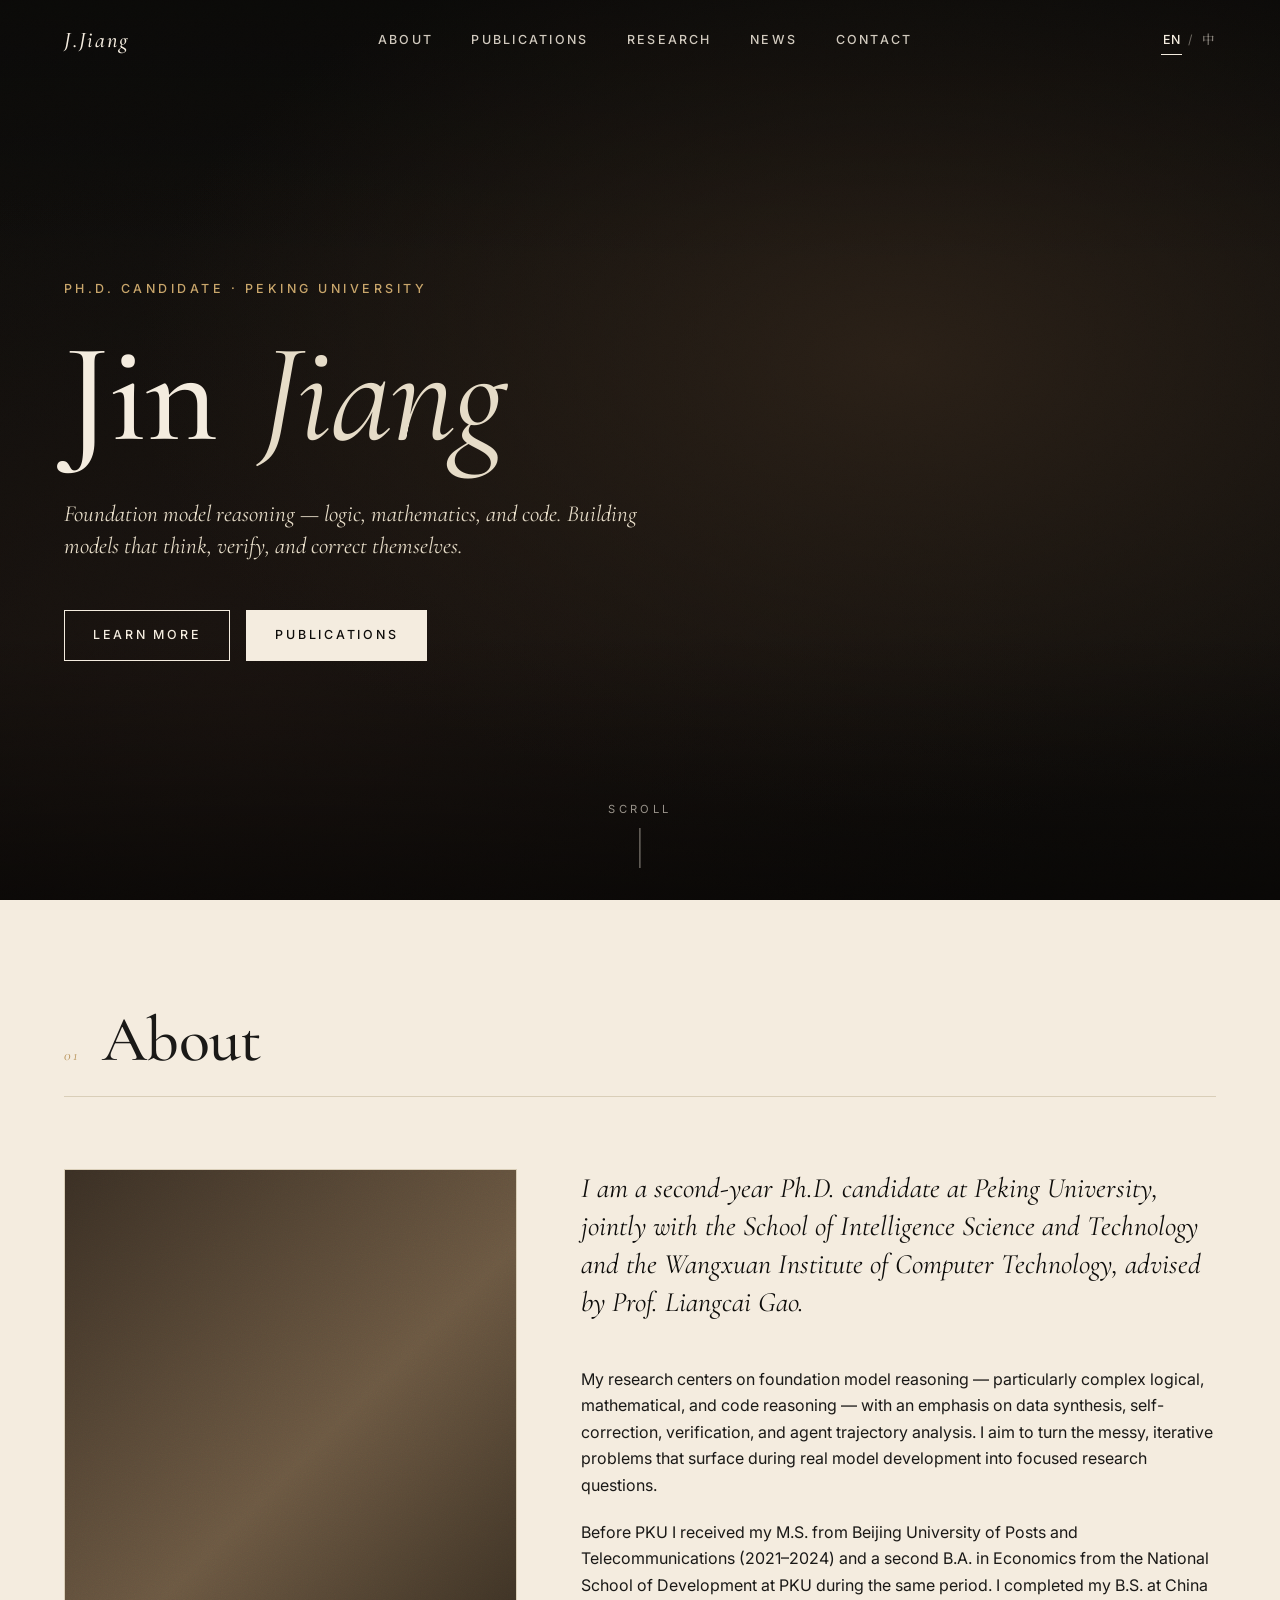
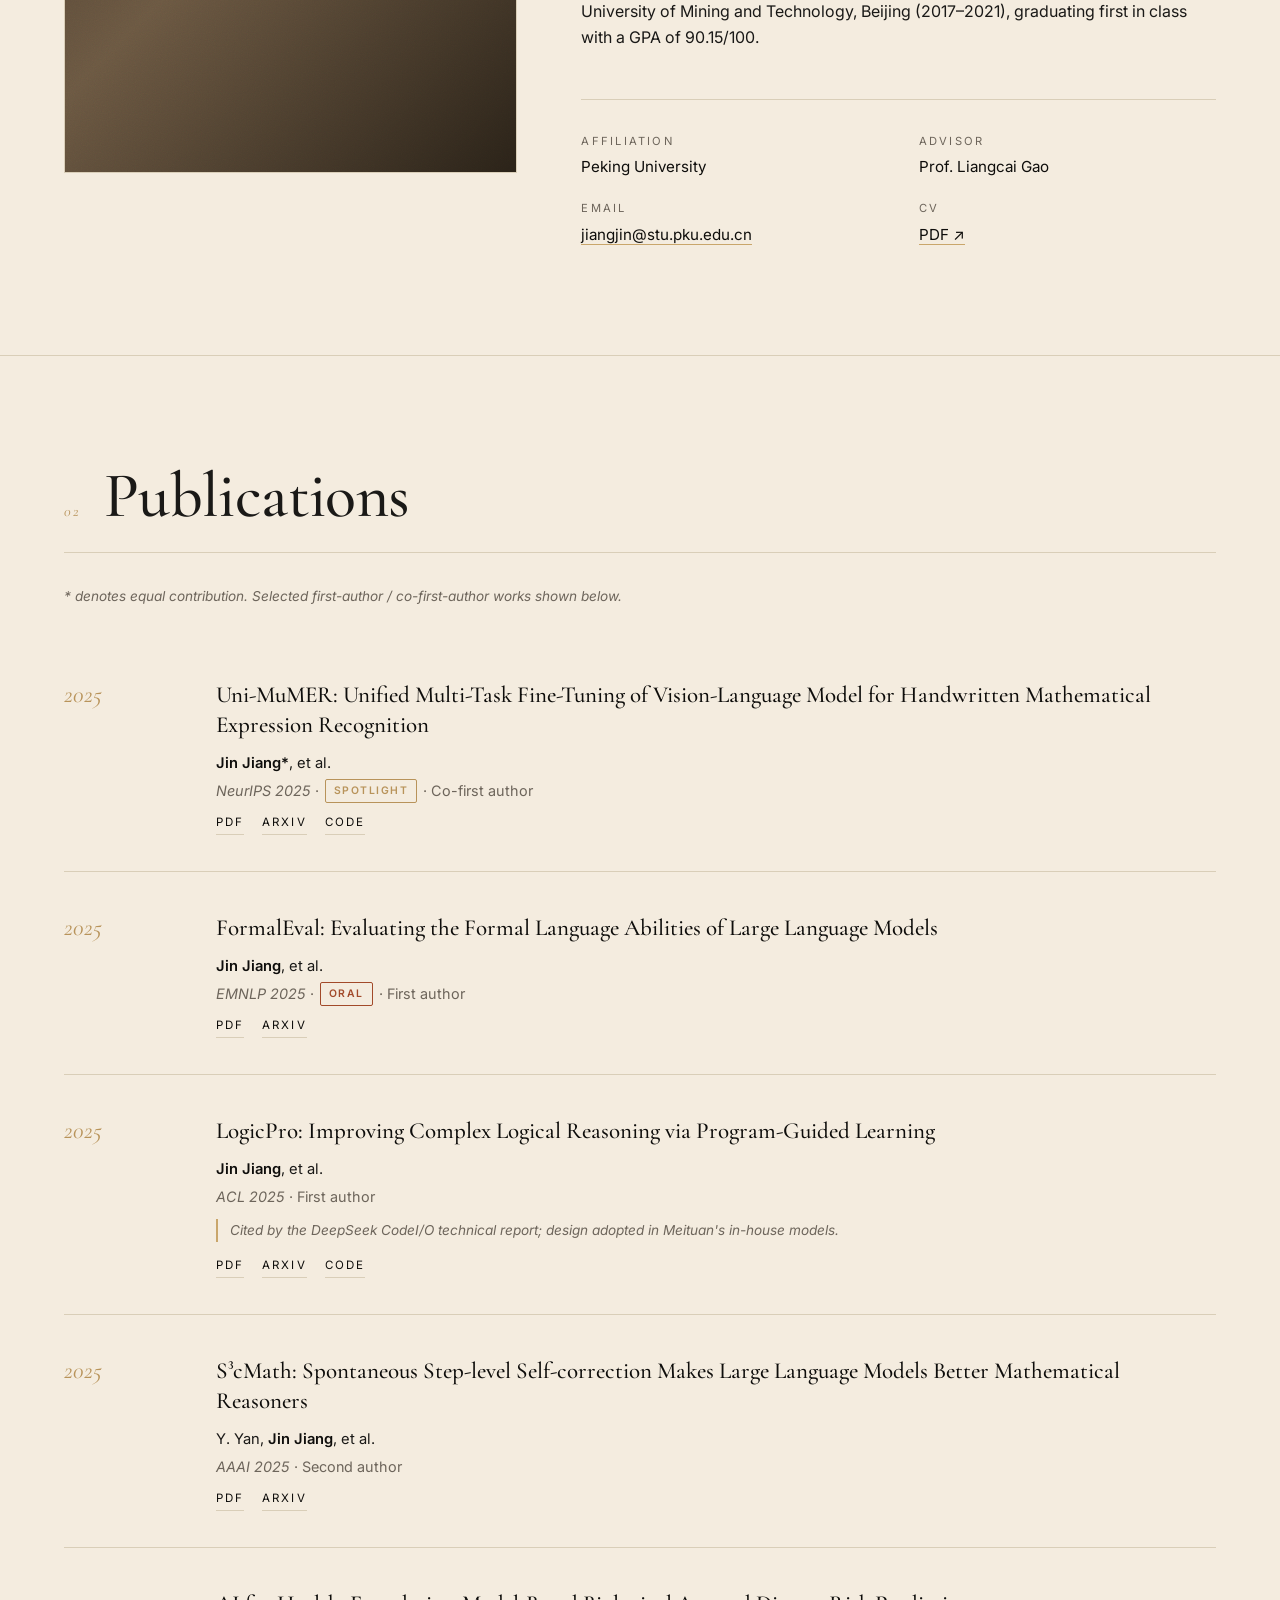
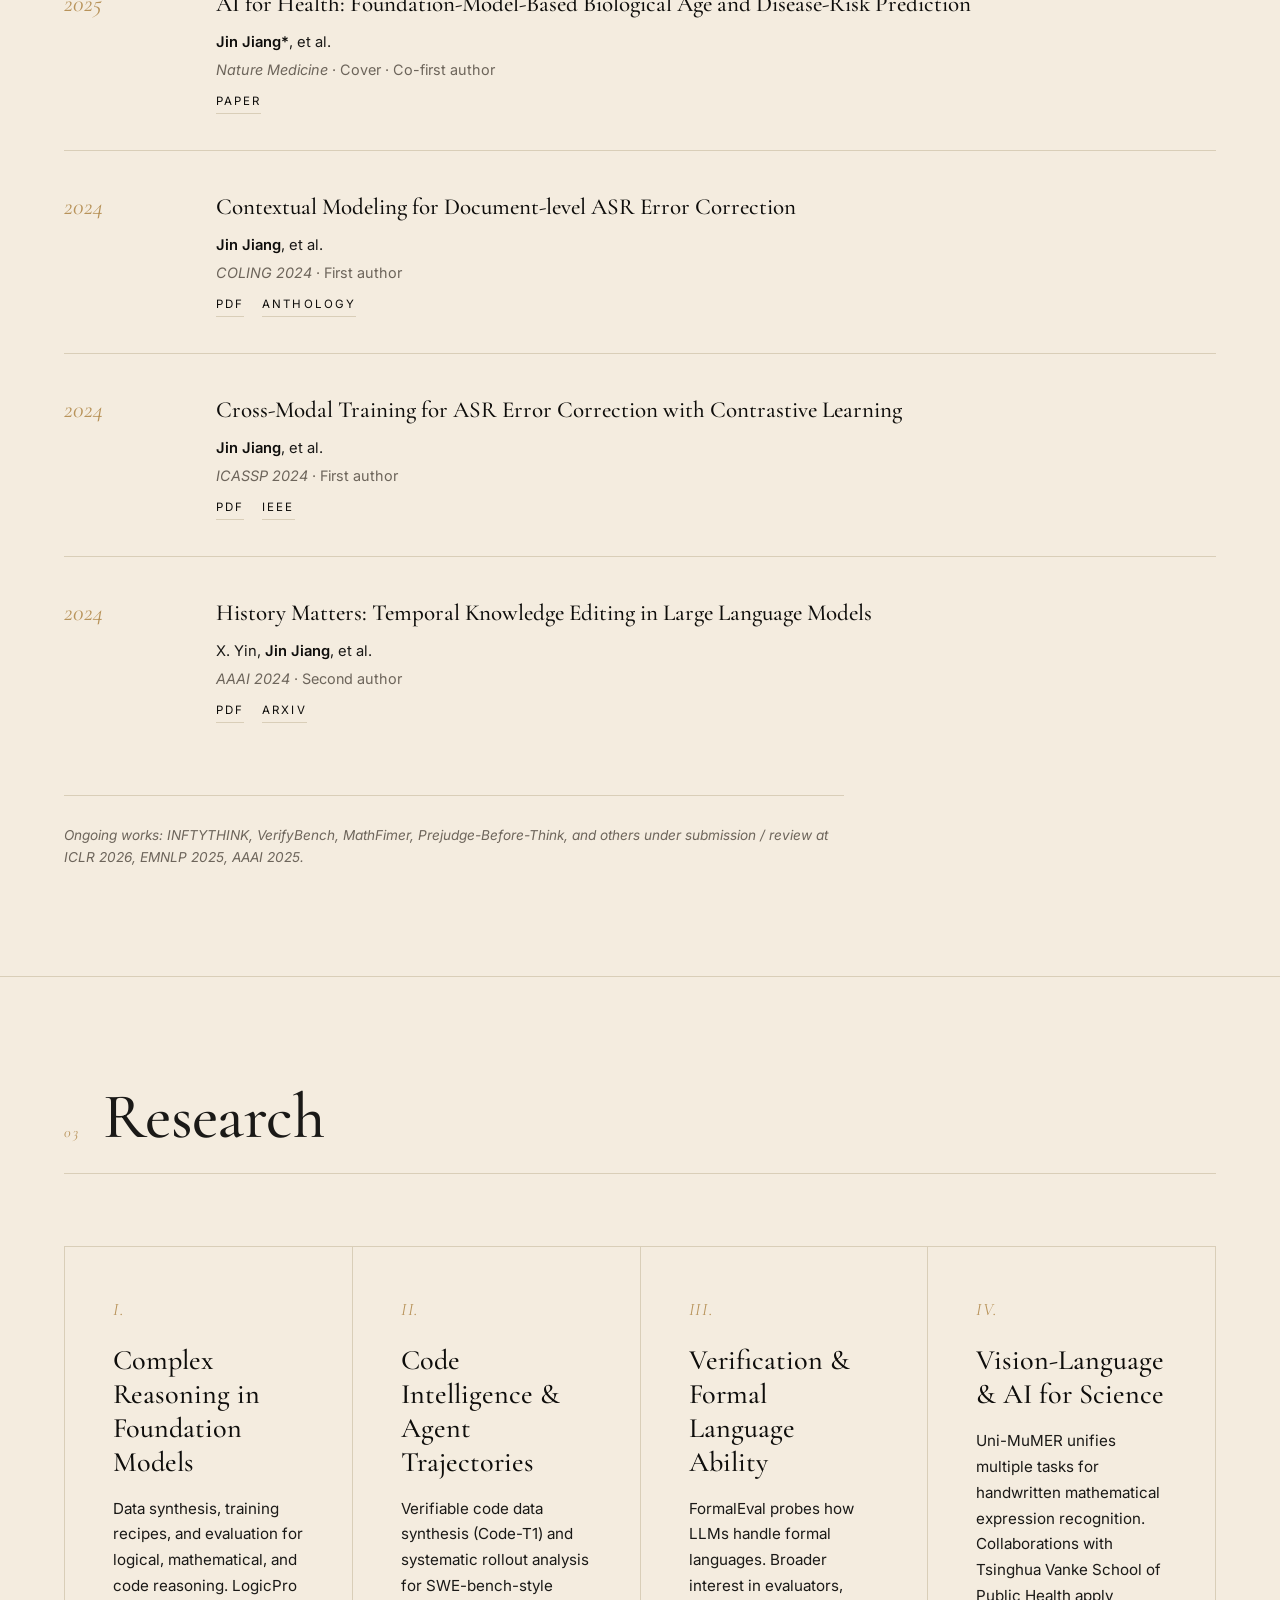
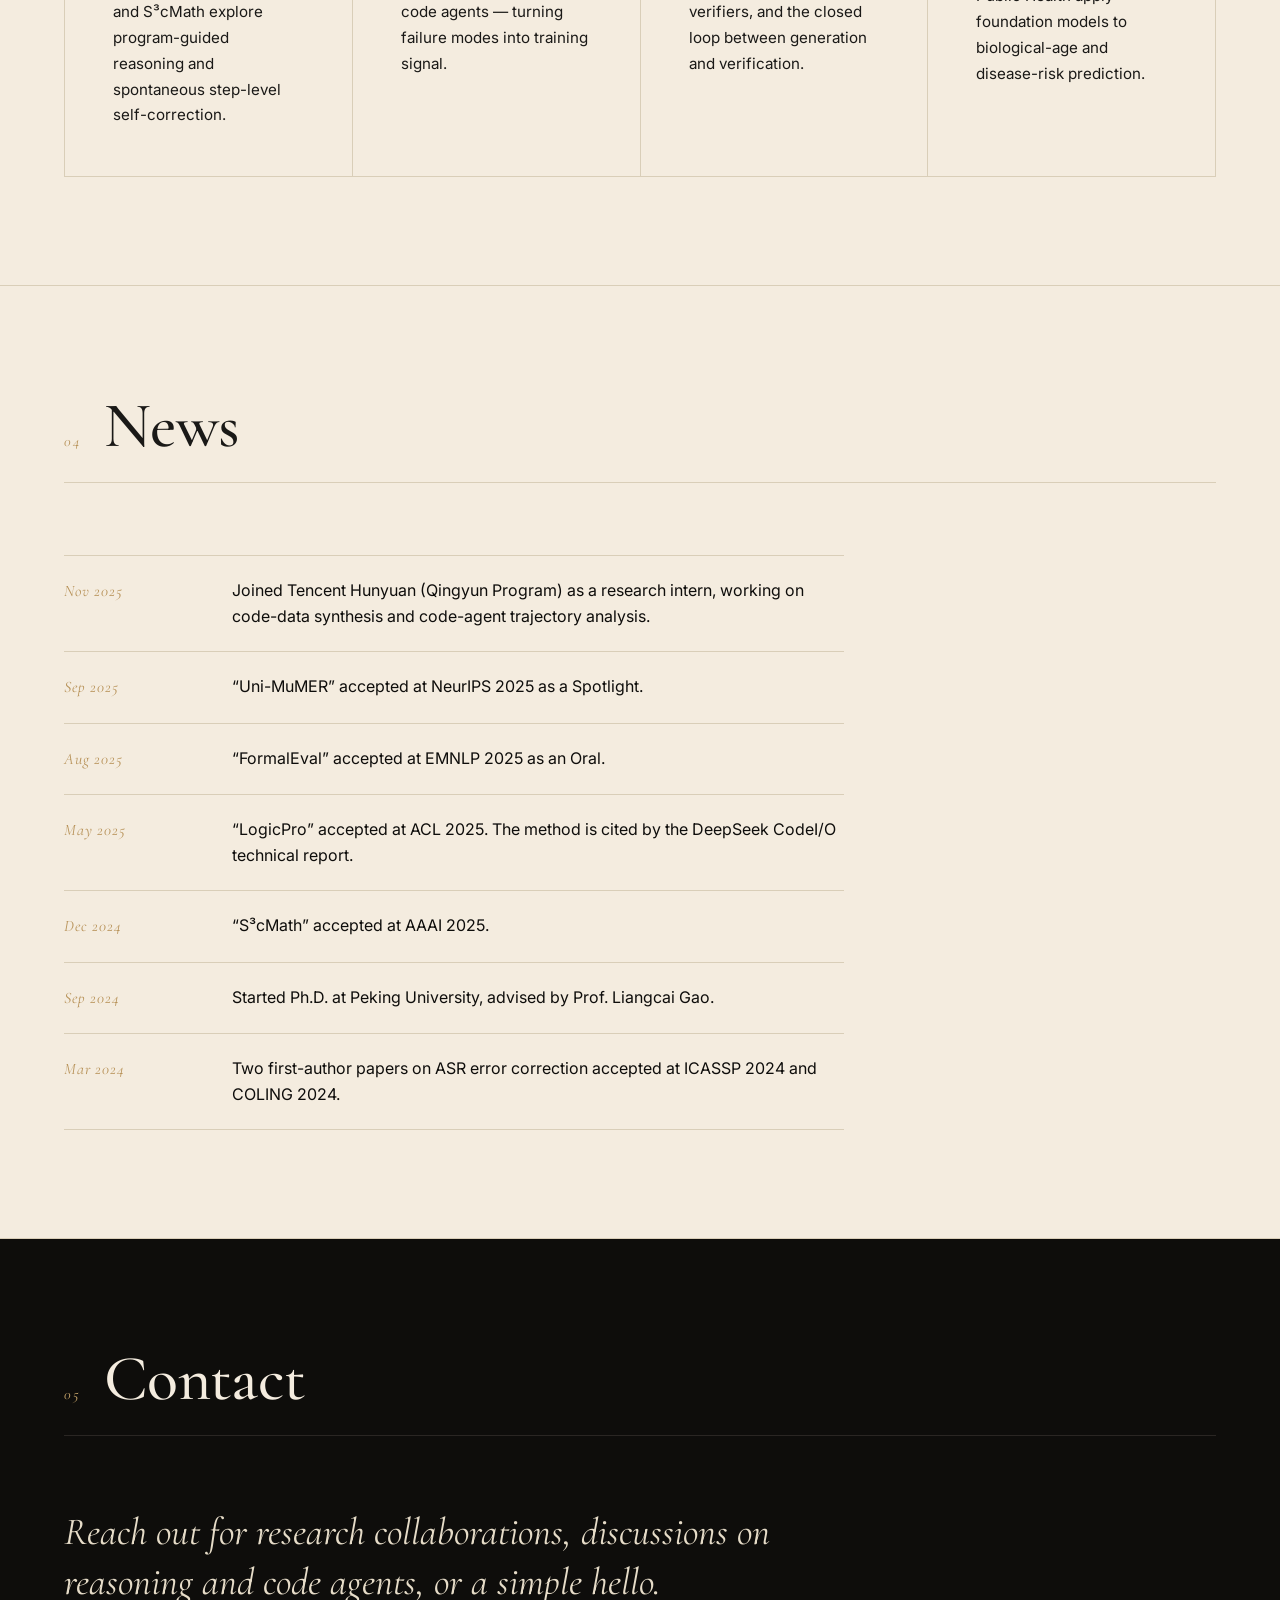
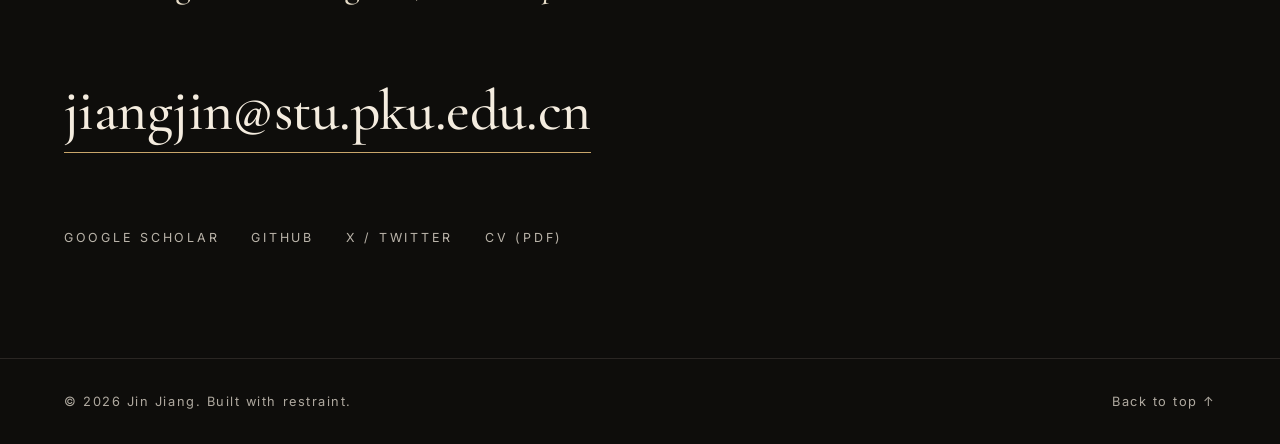
<file: index.html>
<!DOCTYPE html>
<html lang="en" data-lang="en">
<head>
  <meta charset="UTF-8" />
  <meta name="viewport" content="width=device-width, initial-scale=1.0" />
  <title>Jin Jiang — Peking University</title>
  <meta name="description" content="Jin Jiang (姜金) — Ph.D. candidate at Peking University, working on foundation model reasoning, code intelligence, and vision-language models." />
  <meta name="author" content="Jin Jiang" />
  <link rel="preconnect" href="https://fonts.googleapis.com">
  <link rel="preconnect" href="https://fonts.gstatic.com" crossorigin>
  <link href="https://fonts.googleapis.com/css2?family=Cormorant+Garamond:wght@300;400;500;600;700&family=Inter:wght@300;400;500;600&family=Noto+Serif+SC:wght@300;400;500;600;700&display=swap" rel="stylesheet">
  <link rel="stylesheet" href="styles.css" />
  <link rel="icon" href="data:image/svg+xml,%3Csvg xmlns='http://www.w3.org/2000/svg' viewBox='0 0 100 100'%3E%3Crect width='100' height='100' fill='%230e0d0b'/%3E%3Ctext x='50' y='68' font-family='Cormorant Garamond,Georgia,serif' font-size='60' font-style='italic' fill='%23c9a66b' text-anchor='middle'%3EJ%3C/text%3E%3C/svg%3E" />
</head>
<body>
  <!-- ============ NAV ============ -->
  <header class="nav">
    <a href="#top" class="nav__brand">J.Jiang</a>
    <nav class="nav__links">
      <a href="#about"        data-en="About"        data-zh="简介"></a>
      <a href="#publications" data-en="Publications" data-zh="论文"></a>
      <a href="#research"     data-en="Research"     data-zh="研究"></a>
      <a href="#news"         data-en="News"         data-zh="动态"></a>
      <a href="#contact"      data-en="Contact"      data-zh="联系"></a>
    </nav>
    <div class="nav__lang">
      <button class="lang-btn is-active" data-lang-switch="en">EN</button>
      <span class="lang-sep">/</span>
      <button class="lang-btn" data-lang-switch="zh">中</button>
    </div>
    <button class="nav__burger" aria-label="Menu">
      <span></span><span></span><span></span>
    </button>
  </header>

  <!-- ============ HERO ============ -->
  <section id="top" class="hero">
    <div class="hero__bg"></div>
    <div class="hero__overlay"></div>
    <div class="hero__inner">
      <p class="hero__kicker"
         data-en="Ph.D. Candidate · Peking University"
         data-zh="北京大学 · 博士研究生"></p>
      <h1 class="hero__title">
        <span data-en="Jin" data-zh="姜"></span>
        <span class="hero__title--italic" data-en="Jiang" data-zh="金"></span>
      </h1>
      <p class="hero__tagline"
         data-en="Foundation model reasoning — logic, mathematics, and code. Building models that think, verify, and correct themselves."
         data-zh="研究基础模型的复杂推理——逻辑、数学与代码。构建会思考、能验证、可自我纠错的模型。"></p>
      <div class="hero__cta">
        <a href="#about" class="btn btn--ghost"
           data-en="Learn more" data-zh="了解更多"></a>
        <a href="#publications" class="btn btn--solid"
           data-en="Publications" data-zh="查看论文"></a>
      </div>
    </div>
    <div class="hero__scroll">
      <span data-en="Scroll" data-zh="向下"></span>
      <div class="hero__scroll-line"></div>
    </div>
  </section>

  <!-- ============ ABOUT ============ -->
  <section id="about" class="section section--about">
    <div class="section__header">
      <span class="section__index">01</span>
      <h2 class="section__title" data-en="About" data-zh="简介"></h2>
    </div>
    <div class="about__grid">
      <div class="about__photo">
        <div class="about__photo-frame"></div>
      </div>
      <div class="about__body">
        <p class="about__lead"
           data-en="I am a second-year Ph.D. candidate at Peking University, jointly with the School of Intelligence Science and Technology and the Wangxuan Institute of Computer Technology, advised by Prof. Liangcai Gao."
           data-zh="我是北京大学智能学院与王选计算机研究所联合培养的博士二年级学生，导师为高良才教授。"></p>
        <p
           data-en="My research centers on foundation model reasoning — particularly complex logical, mathematical, and code reasoning — with an emphasis on data synthesis, self-correction, verification, and agent trajectory analysis. I aim to turn the messy, iterative problems that surface during real model development into focused research questions."
           data-zh="研究方向聚焦于基础模型的复杂推理——逻辑、数学与代码推理——关注数据合成、自发纠错、验证能力与智能体轨迹分析，致力于将模型研发迭代中发现的真实问题提炼为学术课题。"></p>
        <p
           data-en="Before PKU I received my M.S. from Beijing University of Posts and Telecommunications (2021–2024) and a second B.A. in Economics from the National School of Development at PKU during the same period. I completed my B.S. at China University of Mining and Technology, Beijing (2017–2021), graduating first in class with a GPA of 90.15/100."
           data-zh="读博之前，我于 2021–2024 年在北京邮电大学人工智能学院获得硕士学位，同期在北京大学国家发展研究院修读经济学双学位；本科就读于中国矿业大学（北京）理学院（2017–2021），以 90.15/100 的成绩在班级 31 人中排名第一。"></p>
        <ul class="about__meta">
          <li>
            <span class="about__meta-k" data-en="Affiliation" data-zh="单位"></span>
            <span class="about__meta-v" data-en="Peking University" data-zh="北京大学"></span>
          </li>
          <li>
            <span class="about__meta-k" data-en="Advisor" data-zh="导师"></span>
            <span class="about__meta-v" data-en="Prof. Liangcai Gao" data-zh="高良才 教授"></span>
          </li>
          <li>
            <span class="about__meta-k" data-en="Email" data-zh="邮箱"></span>
            <span class="about__meta-v"><a href="mailto:jiangjin@stu.pku.edu.cn">jiangjin@stu.pku.edu.cn</a></span>
          </li>
          <li>
            <span class="about__meta-k" data-en="CV" data-zh="简历"></span>
            <span class="about__meta-v"><a href="cv.pdf" target="_blank">PDF ↗</a></span>
          </li>
        </ul>
      </div>
    </div>
  </section>

  <!-- ============ PUBLICATIONS ============ -->
  <section id="publications" class="section section--pub">
    <div class="section__header">
      <span class="section__index">02</span>
      <h2 class="section__title" data-en="Publications" data-zh="论文"></h2>
    </div>

    <p class="pub-note"
       data-en="* denotes equal contribution. Selected first-author / co-first-author works shown below."
       data-zh="* 表示共同一作。下列为第一作者或共同第一作者的代表性工作。"></p>

    <ul class="pub-list">

      <!-- 2025 -->
      <li class="pub">
        <div class="pub__year">2025</div>
        <div class="pub__body">
          <h3 class="pub__title">Uni-MuMER: Unified Multi-Task Fine-Tuning of Vision-Language Model for Handwritten Mathematical Expression Recognition</h3>
          <p class="pub__authors"><strong>Jin Jiang*</strong>, et al.</p>
          <p class="pub__venue"><em>NeurIPS 2025</em> · <span class="pub__tag pub__tag--spot">Spotlight</span> · <span data-en="Co-first author" data-zh="共同一作"></span></p>
          <div class="pub__links">
            <a href="#">PDF</a>
            <a href="#">arXiv</a>
            <a href="#">Code</a>
          </div>
        </div>
      </li>

      <li class="pub">
        <div class="pub__year">2025</div>
        <div class="pub__body">
          <h3 class="pub__title">FormalEval: Evaluating the Formal Language Abilities of Large Language Models</h3>
          <p class="pub__authors"><strong>Jin Jiang</strong>, et al.</p>
          <p class="pub__venue"><em>EMNLP 2025</em> · <span class="pub__tag pub__tag--oral">Oral</span> · <span data-en="First author" data-zh="第一作者"></span></p>
          <div class="pub__links">
            <a href="#">PDF</a>
            <a href="#">arXiv</a>
          </div>
        </div>
      </li>

      <li class="pub">
        <div class="pub__year">2025</div>
        <div class="pub__body">
          <h3 class="pub__title">LogicPro: Improving Complex Logical Reasoning via Program-Guided Learning</h3>
          <p class="pub__authors"><strong>Jin Jiang</strong>, et al.</p>
          <p class="pub__venue"><em>ACL 2025</em> · <span data-en="First author" data-zh="第一作者"></span></p>
          <p class="pub__note"
             data-en="Cited by the DeepSeek CodeI/O technical report; design adopted in Meituan's in-house models."
             data-zh="被 DeepSeek CodeI/O 技术报告引用；相关设计在美团自研模型中被采用。"></p>
          <div class="pub__links">
            <a href="#">PDF</a>
            <a href="#">arXiv</a>
            <a href="#">Code</a>
          </div>
        </div>
      </li>

      <li class="pub">
        <div class="pub__year">2025</div>
        <div class="pub__body">
          <h3 class="pub__title">S³cMath: Spontaneous Step-level Self-correction Makes Large Language Models Better Mathematical Reasoners</h3>
          <p class="pub__authors">Y. Yan, <strong>Jin Jiang</strong>, et al.</p>
          <p class="pub__venue"><em>AAAI 2025</em> · <span data-en="Second author" data-zh="第二作者"></span></p>
          <div class="pub__links">
            <a href="#">PDF</a>
            <a href="#">arXiv</a>
          </div>
        </div>
      </li>

      <li class="pub">
        <div class="pub__year">2025</div>
        <div class="pub__body">
          <h3 class="pub__title"
              data-en="AI for Health: Foundation-Model-Based Biological Age and Disease-Risk Prediction"
              data-zh="AI4Health：基于大模型的衰老 / 生理年龄与疾病风险预测"></h3>
          <p class="pub__authors"><strong>Jin Jiang*</strong>, et al.</p>
          <p class="pub__venue"><em>Nature Medicine</em> · <span data-en="Cover · Co-first author" data-zh="封面 · 共同一作"></span></p>
          <div class="pub__links">
            <a href="#">Paper</a>
          </div>
        </div>
      </li>

      <!-- 2024 -->
      <li class="pub">
        <div class="pub__year">2024</div>
        <div class="pub__body">
          <h3 class="pub__title">Contextual Modeling for Document-level ASR Error Correction</h3>
          <p class="pub__authors"><strong>Jin Jiang</strong>, et al.</p>
          <p class="pub__venue"><em>COLING 2024</em> · <span data-en="First author" data-zh="第一作者"></span></p>
          <div class="pub__links">
            <a href="#">PDF</a>
            <a href="#">Anthology</a>
          </div>
        </div>
      </li>

      <li class="pub">
        <div class="pub__year">2024</div>
        <div class="pub__body">
          <h3 class="pub__title">Cross-Modal Training for ASR Error Correction with Contrastive Learning</h3>
          <p class="pub__authors"><strong>Jin Jiang</strong>, et al.</p>
          <p class="pub__venue"><em>ICASSP 2024</em> · <span data-en="First author" data-zh="第一作者"></span></p>
          <div class="pub__links">
            <a href="#">PDF</a>
            <a href="#">IEEE</a>
          </div>
        </div>
      </li>

      <li class="pub">
        <div class="pub__year">2024</div>
        <div class="pub__body">
          <h3 class="pub__title">History Matters: Temporal Knowledge Editing in Large Language Models</h3>
          <p class="pub__authors">X. Yin, <strong>Jin Jiang</strong>, et al.</p>
          <p class="pub__venue"><em>AAAI 2024</em> · <span data-en="Second author" data-zh="第二作者"></span></p>
          <div class="pub__links">
            <a href="#">PDF</a>
            <a href="#">arXiv</a>
          </div>
        </div>
      </li>
    </ul>

    <p class="pub-more"
       data-en="Ongoing works: INFTYTHINK, VerifyBench, MathFimer, Prejudge-Before-Think, and others under submission / review at ICLR 2026, EMNLP 2025, AAAI 2025."
       data-zh="在研 / 投稿中的工作：INFTYTHINK、VerifyBench、MathFimer、Prejudge-Before-Think 等，投稿于 ICLR 2026、EMNLP 2025、AAAI 2025 等会议。"></p>
  </section>

  <!-- ============ RESEARCH ============ -->
  <section id="research" class="section section--research">
    <div class="section__header">
      <span class="section__index">03</span>
      <h2 class="section__title" data-en="Research" data-zh="研究"></h2>
    </div>

    <div class="research-grid">
      <article class="topic">
        <div class="topic__num">I.</div>
        <h3 class="topic__title"
            data-en="Complex Reasoning in Foundation Models"
            data-zh="基础模型的复杂推理"></h3>
        <p class="topic__desc"
           data-en="Data synthesis, training recipes, and evaluation for logical, mathematical, and code reasoning. LogicPro and S³cMath explore program-guided reasoning and spontaneous step-level self-correction."
           data-zh="围绕逻辑、数学、代码推理，研究数据合成、训练策略与评测方法。LogicPro 与 S³cMath 分别探索程序引导的推理学习与步骤级自发纠错。"></p>
      </article>

      <article class="topic">
        <div class="topic__num">II.</div>
        <h3 class="topic__title"
            data-en="Code Intelligence & Agent Trajectories"
            data-zh="代码智能与智能体轨迹"></h3>
        <p class="topic__desc"
           data-en="Verifiable code data synthesis (Code-T1) and systematic rollout analysis for SWE-bench-style code agents — turning failure modes into training signal."
           data-zh="可验证的代码数据合成（Code-T1），以及面向 SWE-bench 等代码智能体任务的 rollout 轨迹分析与训练反馈——把失败模式转化为训练信号。"></p>
      </article>

      <article class="topic">
        <div class="topic__num">III.</div>
        <h3 class="topic__title"
            data-en="Verification & Formal Language Ability"
            data-zh="验证与形式语言能力"></h3>
        <p class="topic__desc"
           data-en="FormalEval probes how LLMs handle formal languages. Broader interest in evaluators, verifiers, and the closed loop between generation and verification."
           data-zh="FormalEval 探究大模型对形式语言的处理能力；更广泛地关注评估器、验证器，以及生成与验证之间的闭环。"></p>
      </article>

      <article class="topic">
        <div class="topic__num">IV.</div>
        <h3 class="topic__title"
            data-en="Vision-Language & AI for Science"
            data-zh="视觉-语言与 AI for Science"></h3>
        <p class="topic__desc"
           data-en="Uni-MuMER unifies multiple tasks for handwritten mathematical expression recognition. Collaborations with Tsinghua Vanke School of Public Health apply foundation models to biological-age and disease-risk prediction."
           data-zh="Uni-MuMER 提出视觉-语言模型的多任务统一微调，用于手写数学公式识别；与清华大学万科公卫学院合作，将基础模型用于生理年龄与疾病风险预测。"></p>
      </article>
    </div>
  </section>

  <!-- ============ NEWS ============ -->
  <section id="news" class="section section--news">
    <div class="section__header">
      <span class="section__index">04</span>
      <h2 class="section__title" data-en="News" data-zh="动态"></h2>
    </div>

    <ul class="news-list">
      <li class="news-item">
        <time class="news-item__date">Nov 2025</time>
        <p class="news-item__text"
           data-en="Joined Tencent Hunyuan (Qingyun Program) as a research intern, working on code-data synthesis and code-agent trajectory analysis."
           data-zh="加入腾讯混元大模型团队（青云实习），参与代码数据合成与代码智能体轨迹分析相关工作。"></p>
      </li>
      <li class="news-item">
        <time class="news-item__date">Sep 2025</time>
        <p class="news-item__text"
           data-en="“Uni-MuMER” accepted at NeurIPS 2025 as a Spotlight."
           data-zh="论文《Uni-MuMER》被 NeurIPS 2025 接收为 Spotlight。"></p>
      </li>
      <li class="news-item">
        <time class="news-item__date">Aug 2025</time>
        <p class="news-item__text"
           data-en="“FormalEval” accepted at EMNLP 2025 as an Oral."
           data-zh="论文《FormalEval》被 EMNLP 2025 接收为 Oral。"></p>
      </li>
      <li class="news-item">
        <time class="news-item__date">May 2025</time>
        <p class="news-item__text"
           data-en="“LogicPro” accepted at ACL 2025. The method is cited by the DeepSeek CodeI/O technical report."
           data-zh="论文《LogicPro》被 ACL 2025 接收；该方法被 DeepSeek CodeI/O 技术报告引用。"></p>
      </li>
      <li class="news-item">
        <time class="news-item__date">Dec 2024</time>
        <p class="news-item__text"
           data-en="“S³cMath” accepted at AAAI 2025."
           data-zh="论文《S³cMath》被 AAAI 2025 接收。"></p>
      </li>
      <li class="news-item">
        <time class="news-item__date">Sep 2024</time>
        <p class="news-item__text"
           data-en="Started Ph.D. at Peking University, advised by Prof. Liangcai Gao."
           data-zh="入学北京大学，师从高良才教授，开启博士阶段。"></p>
      </li>
      <li class="news-item">
        <time class="news-item__date">Mar 2024</time>
        <p class="news-item__text"
           data-en="Two first-author papers on ASR error correction accepted at ICASSP 2024 and COLING 2024."
           data-zh="两篇语音识别后纠错方向的一作论文分别被 ICASSP 2024 与 COLING 2024 接收。"></p>
      </li>
    </ul>
  </section>

  <!-- ============ CONTACT ============ -->
  <section id="contact" class="section section--contact">
    <div class="section__header">
      <span class="section__index">05</span>
      <h2 class="section__title" data-en="Contact" data-zh="联系"></h2>
    </div>

    <div class="contact__inner">
      <p class="contact__lead"
         data-en="Reach out for research collaborations, discussions on reasoning and code agents, or a simple hello."
         data-zh="欢迎就科研合作、推理与代码智能体相关话题，或者任何想法来信交流。"></p>

      <div class="contact__email">
        <a href="mailto:jiangjin@stu.pku.edu.cn">jiangjin@stu.pku.edu.cn</a>
      </div>

      <ul class="contact__links">
        <li><a href="https://scholar.google.com/" target="_blank" rel="noopener">Google Scholar</a></li>
        <li><a href="https://github.com/jiangjin1999" target="_blank" rel="noopener">GitHub</a></li>
        <li><a href="https://x.com/JiangJin_PKU" target="_blank" rel="noopener">X / Twitter</a></li>
        <li><a href="cv.pdf" target="_blank" rel="noopener">CV (PDF)</a></li>
      </ul>
    </div>
  </section>

  <!-- ============ FOOTER ============ -->
  <footer class="footer">
    <div class="footer__row">
      <span data-en="© 2026 Jin Jiang. Built with restraint."
            data-zh="© 2026 姜金. 极简构建."></span>
      <a href="#top" data-en="Back to top ↑" data-zh="回到顶部 ↑"></a>
    </div>
  </footer>

  <script src="script.js"></script>
</body>
</html>
</file>
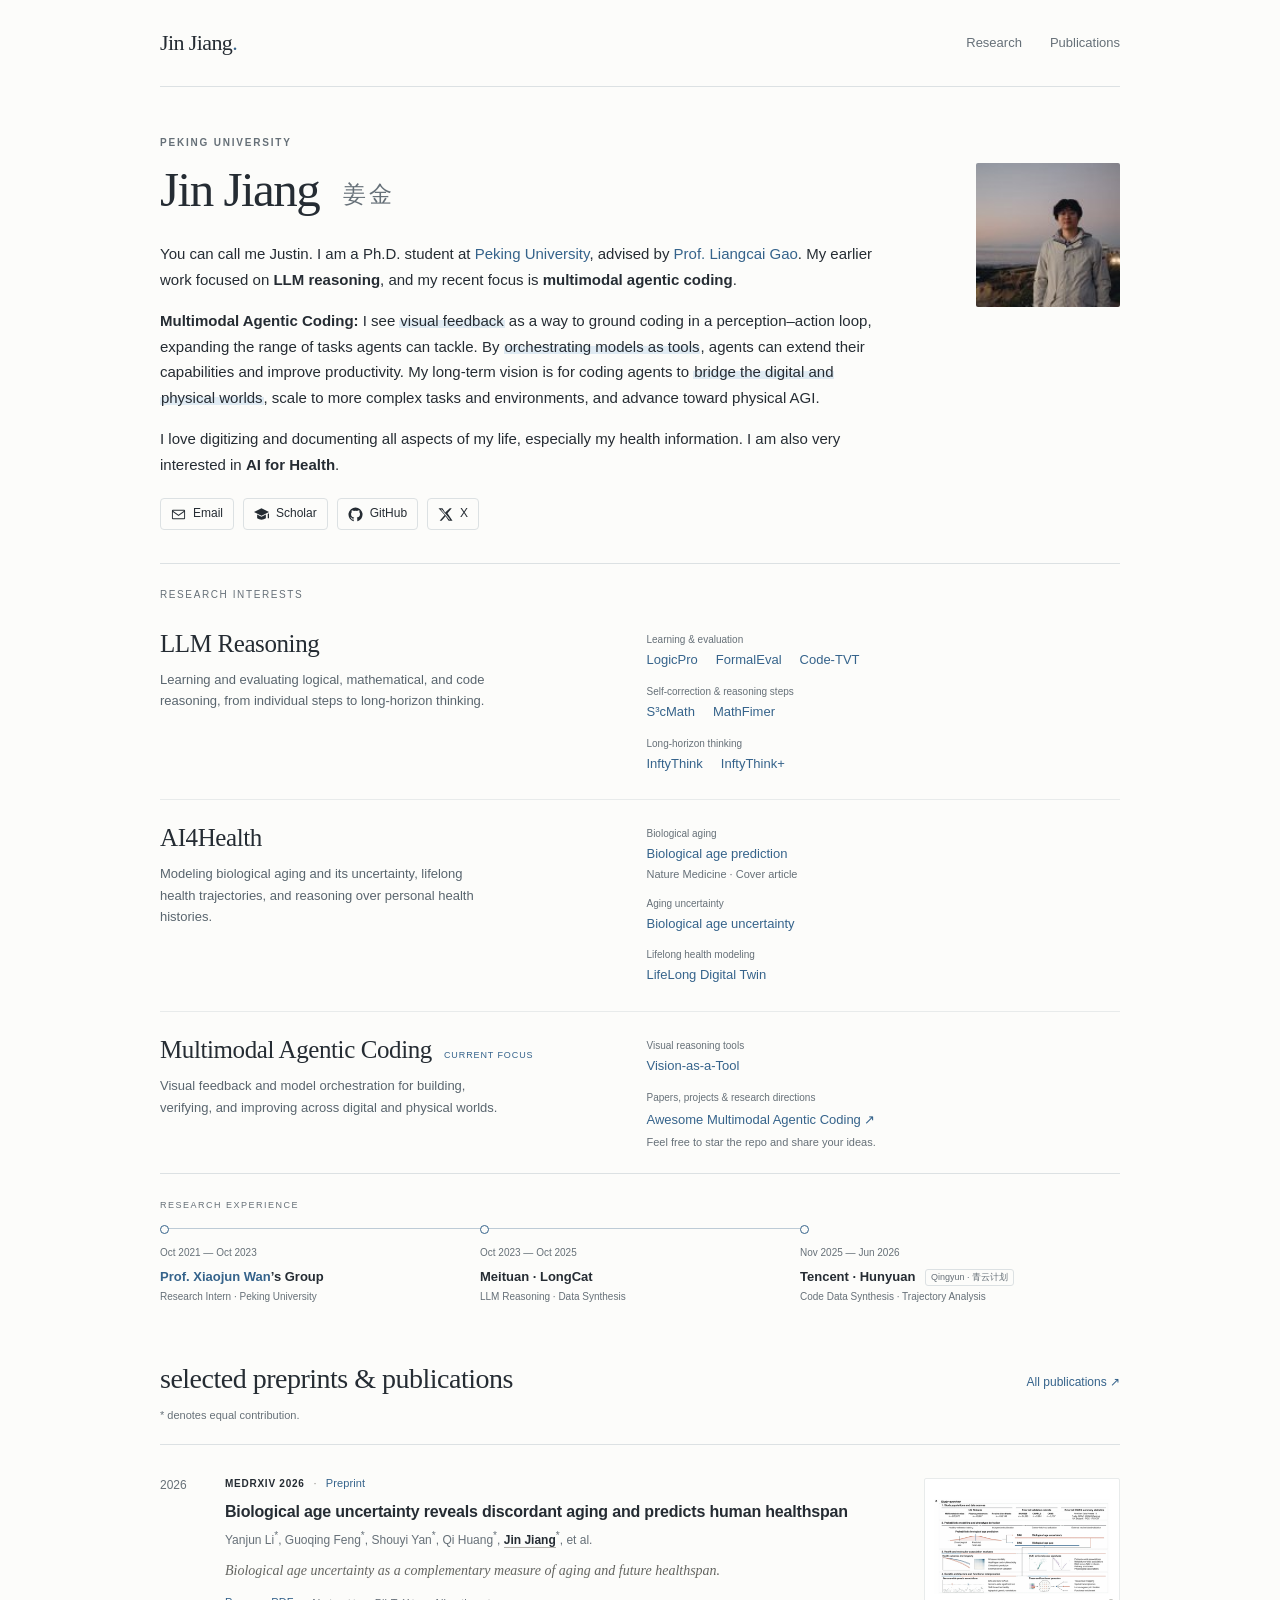
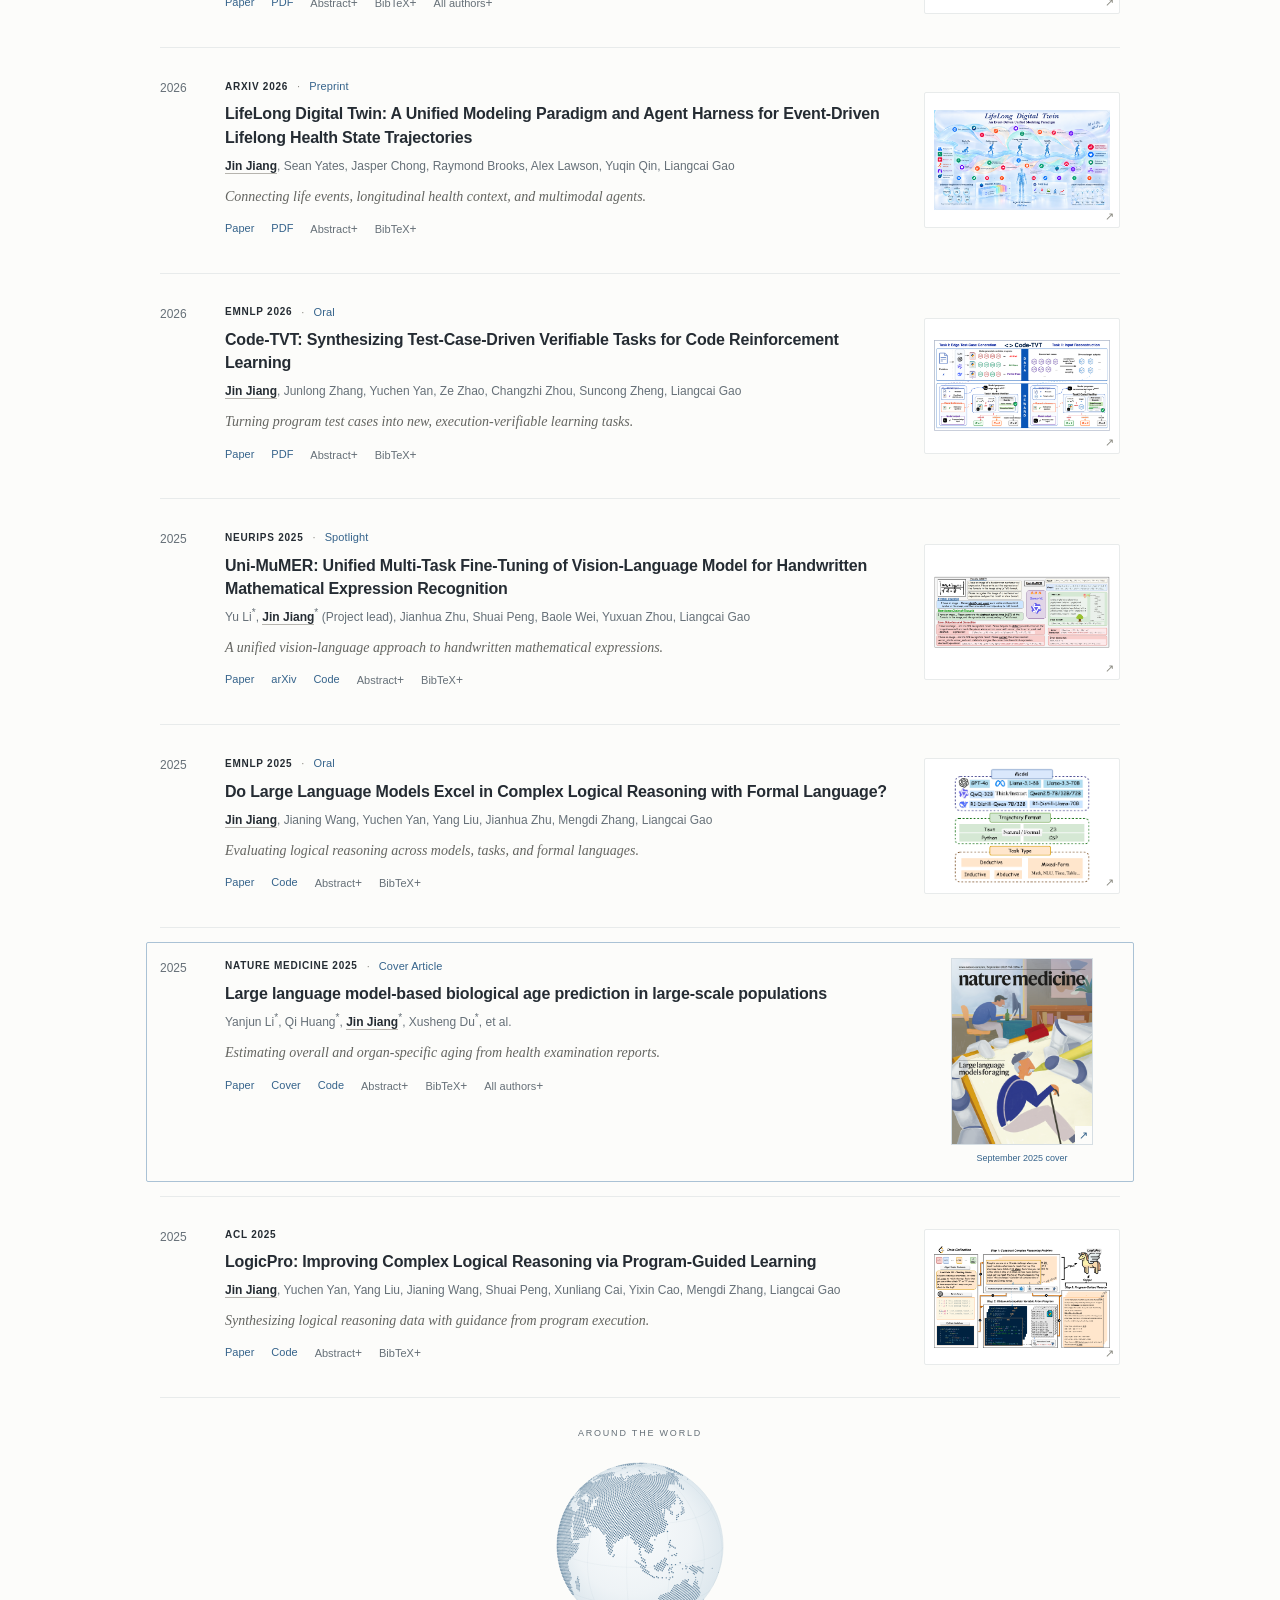
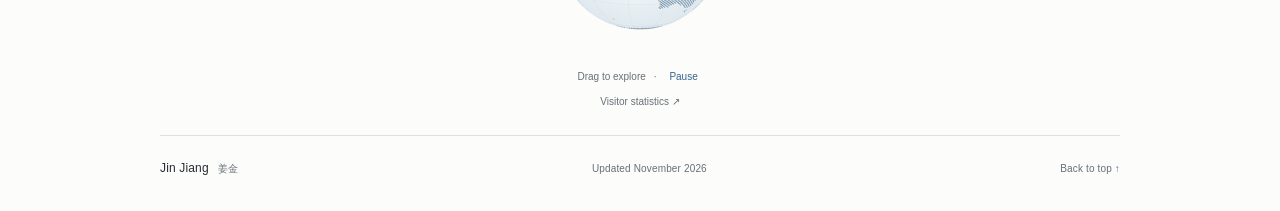
<file: docs/index.html>
<!doctype html>
<html lang="en">
<head>
  <meta charset="utf-8">
  <meta name="viewport" content="width=device-width, initial-scale=1">
  <meta name="description" content="Jin Jiang is a Ph.D. student at Peking University working on LLM reasoning, AI for Health, and multimodal agentic coding.">
  <meta name="author" content="Jin Jiang">
  <meta name="color-scheme" content="light">
  <meta property="og:title" content="Jin Jiang | Peking University">
  <meta property="og:description" content="Jin Jiang is a Ph.D. student at Peking University working on LLM reasoning, AI for Health, and multimodal agentic coding.">
  <meta property="og:type" content="website">
  <title>Jin Jiang | Peking University</title>
  <link rel="icon" href="assets/favicon.svg" type="image/svg+xml">
  <link rel="stylesheet" href="assets/style.css?v=c677d4bb55">
  <link rel="stylesheet" href="assets/research.css?v=2891c143ea">
  <script src="assets/site.js" defer></script>
  <script src="assets/globe-data.js" defer></script>
  <script src="assets/globe.js" defer></script>
  <script src="assets/visitors.js?v=ecbf1b0af2" defer></script>
</head>
<body>
  <a class="skip-link" href="#main">Skip to content</a>
  <div class="page-shell">
    <header class="site-header">
      <a class="wordmark" href="#main" aria-label="Jin Jiang — home">Jin Jiang<span aria-hidden="true">.</span></a>
      <nav aria-label="Main navigation">
        <a href="#research">Research</a>
        <a href="#publications">Publications</a>
      </nav>
    </header>
    <main id="main">
    <section class="intro" aria-labelledby="name">
      <div class="intro-copy">
        <p class="eyebrow">Peking University</p>
        <h1 id="name">Jin Jiang <span class="chinese-name" lang="zh-CN">姜金</span></h1>
        <p>You can call me Justin. I am a Ph.D. student at <a href="https://english.pku.edu.cn/">Peking University</a>,
        advised by <a href="https://wict.pku.edu.cn/english/people/gg/1201844icst1297381.htm">Prof. Liangcai Gao</a>.
        My earlier work focused on <strong>LLM reasoning</strong>, and my recent focus is
        <strong>multimodal agentic coding</strong>.</p>
        <p class="research-vision"><strong>Multimodal Agentic Coding:</strong> I see <mark class="vision-highlight">visual feedback</mark> as a way to ground coding
        in a perception–action loop, expanding the range of tasks agents can tackle.
        By <mark class="vision-highlight">orchestrating models as tools</mark>, agents can extend their capabilities and improve productivity.
        My long-term vision is for coding agents to <mark class="vision-highlight">bridge the digital and physical worlds</mark>,
        scale to more complex tasks and environments, and advance toward physical AGI.</p>
        <p>I love digitizing and documenting all aspects of my life, especially my health information.
        I am also very interested in <strong>AI for Health</strong>.</p>
        <div class="social-links" aria-label="Contact and academic profiles">
          <a class="social-tag" href="mailto:jiangjin@stu.pku.edu.cn">
      <svg viewBox="0 0 24 24" width="15" height="15" fill="currentColor" aria-hidden="true"><path d="M3 4.5h18A1.5 1.5 0 0 1 22.5 6v12a1.5 1.5 0 0 1-1.5 1.5H3A1.5 1.5 0 0 1 1.5 18V6A1.5 1.5 0 0 1 3 4.5Zm9 8L21 6H3l9 6.5Zm0 2L3 8v10h18V8l-9 6.5Z"/></svg>
      <span>Email</span></a>
<a class="social-tag" href="https://scholar.google.com/citations?user=C17NgjsAAAAJ&amp;hl=en">
      <svg viewBox="0 0 24 24" width="15" height="15" fill="currentColor" aria-hidden="true"><path d="m12 2 12 6-12 6L0 8l12-6Zm-7 10 7 3.5 7-3.5v6c-4.5 3-9.5 3-14 0v-6Zm17-1 2-1v8h-2v-7Z"/></svg>
      <span>Scholar</span></a>
<a class="social-tag" href="https://github.com/jiangjin1999">
      <svg viewBox="0 0 24 24" width="15" height="15" fill="currentColor" aria-hidden="true"><path d="M12 .75a11.25 11.25 0 0 0-3.56 21.92c.56.1.77-.24.77-.54v-2.1c-3.14.68-3.8-1.33-3.8-1.33-.51-1.3-1.25-1.65-1.25-1.65-1.03-.7.08-.69.08-.69 1.14.08 1.73 1.16 1.73 1.16 1.01 1.72 2.65 1.22 3.3.93.1-.73.4-1.22.72-1.5-2.51-.28-5.14-1.25-5.14-5.56 0-1.23.44-2.23 1.16-3.02-.12-.28-.5-1.43.11-2.98 0 0 .94-.3 3.1 1.15a10.77 10.77 0 0 1 5.63 0c2.15-1.46 3.1-1.15 3.1-1.15.6 1.55.22 2.7.1 2.98a4.35 4.35 0 0 1 1.16 3.02c0 4.32-2.63 5.28-5.14 5.55.4.35.76 1.03.76 2.08v3.11c0 .3.2.65.77.54A11.25 11.25 0 0 0 12 .75Z"/></svg>
      <span>GitHub</span></a>
<a class="social-tag" href="https://x.com/JiangJin_PKU">
      <svg viewBox="0 0 24 24" width="15" height="15" fill="currentColor" aria-hidden="true"><path d="M18.9 2H22l-6.8 7.8L23.2 22H17l-4.85-7.35L5.7 22H2.6l8.1-9.3L.8 2h6.3l4.4 6.7L18.9 2Zm-1.1 18h1.7L6.2 4H4.4l13.4 16Z"/></svg>
      <span>X</span></a>
        </div>
      </div>
      <figure class="portrait">
        <img src="assets/jin-jiang.jpg" width="128" height="128" alt="Jin Jiang" fetchpriority="high">
      </figure>
    </section>
    <section class="research-experiment" id="research" aria-labelledby="research-title">
      <header class="research-preview-heading">
        <h2 id="research-title">Research interests</h2>
      </header>
      <article class="research-row" aria-labelledby="reasoning-title">
        <div class="research-overview">
          <h3 id="reasoning-title">LLM Reasoning</h3>
          <p>Learning and evaluating logical, mathematical, and code reasoning, from individual steps to long-horizon thinking.</p>
        </div>
        <dl class="research-works">
          <div>
            <dt>Learning &amp; evaluation</dt>
            <dd>
              <a href="https://aclanthology.org/2025.acl-long.1270/">LogicPro</a>
              <a href="https://aclanthology.org/2025.emnlp-main.855/">FormalEval</a>
              <a href="https://aclanthology.org/2026.emnlp-main.1574/">Code-TVT</a>
            </dd>
          </div>
          <div>
            <dt>Self-correction &amp; reasoning steps</dt>
            <dd>
              <a href="https://ojs.aaai.org/index.php/AAAI/article/view/34749">S³cMath</a>
              <a href="https://arxiv.org/abs/2502.11684">MathFimer</a>
            </dd>
          </div>
          <div>
            <dt>Long-horizon thinking</dt>
            <dd>
              <a href="https://arxiv.org/abs/2503.06692">InftyThink</a>
              <a href="https://arxiv.org/abs/2602.06960">InftyThink+</a>
            </dd>
          </div>
        </dl>
      </article>
      <article class="research-row" aria-labelledby="health-title">
        <div class="research-overview">
          <h3 id="health-title">AI4Health</h3>
          <p>Modeling biological aging and its uncertainty, lifelong health trajectories, and reasoning over personal health histories.</p>
        </div>
        <dl class="research-works">
          <div>
            <dt>Biological aging</dt>
            <dd class="research-single-work">
              <a href="https://www.nature.com/articles/s41591-025-03856-8">Biological age prediction
                <span class="research-work-note">Nature Medicine · Cover article</span>
              </a>
            </dd>
          </div>
          <div>
            <dt>Aging uncertainty</dt>
            <dd><a href="https://www.medrxiv.org/content/10.64898/2026.09.26.26364091v3">Biological age uncertainty</a></dd>
          </div>
          <div>
            <dt>Lifelong health modeling</dt>
            <dd><a href="https://arxiv.org/abs/2610.05566">LifeLong Digital Twin</a></dd>
          </div>
        </dl>
      </article>
      <article class="research-row" aria-labelledby="coding-title">
        <div class="research-overview">
          <div class="research-name">
            <h3 id="coding-title">Multimodal Agentic Coding</h3>
            <span class="research-current">Current focus</span>
          </div>
          <p>Visual feedback and model orchestration for building, verifying, and improving across digital and physical worlds.</p>
        </div>
        <dl class="research-works">
          <div>
            <dt>Visual reasoning tools</dt>
            <dd>
              <a href="https://scholar.google.com/citations?view_op=view_citation&amp;hl=zh-CN&amp;user=C17NgjsAAAAJ&amp;citation_for_view=C17NgjsAAAAJ:M3ejUd6NZC8C">Vision-as-a-Tool</a>
            </dd>
          </div>
          <div>
            <dt>Papers, projects &amp; research directions</dt>
            <dd>
              <div>
                <a href="https://github.com/jiangjin1999/awesome-multimodal-agentic-coding">Awesome Multimodal Agentic Coding <span aria-hidden="true">↗</span></a>
                <span class="research-work-note">Feel free to star the repo and share your ideas.</span>
              </div>
            </dd>
          </div>
        </dl>
      </article>
    </section>

    <section class="experience-strip" id="experience" aria-labelledby="experience-title">
      <h2 class="eyebrow" id="experience-title">Research experience</h2>
      <ol class="experience-track">
        <li>
          <p class="experience-period"><time datetime="2021-10">Oct 2021</time> — <time datetime="2023-10">Oct 2023</time></p>
          <h3><a href="https://wanxiaojun.github.io/">Prof. Xiaojun Wan</a>’s Group</h3>
          <p class="experience-role">Research Intern · Peking University</p>
        </li>
        <li>
          <p class="experience-period"><time datetime="2023-10">Oct 2023</time> — <time datetime="2025-10">Oct 2025</time></p>
          <h3>Meituan · LongCat</h3>
          <p class="experience-role">LLM Reasoning · Data Synthesis</p>
        </li>
        <li>
          <p class="experience-period"><time datetime="2025-11">Nov 2025</time> — <time datetime="2026-06">Jun 2026</time></p>
          <h3>Tencent · Hunyuan <span class="experience-program" title="Qingyun Program">Qingyun · <span lang="zh-CN">青云计划</span></span></h3>
          <p class="experience-role">Code Data Synthesis · Trajectory Analysis</p>
        </li>
      </ol>
    </section>
    <section class="publications" id="publications" aria-labelledby="publications-title">
      <div class="section-heading">
        <div>
          <h2 id="publications-title">selected preprints &amp; publications</h2>
          <p class="contribution-note">* denotes equal contribution.</p>
        </div>
        <a class="all-publications" href="https://scholar.google.com/citations?user=C17NgjsAAAAJ&amp;hl=en">All publications <span aria-hidden="true">↗</span></a>
      </div>
      <div class="papers">

    <article class="paper" id="aging-uncertainty" aria-labelledby="aging-uncertainty-title">
      <div class="paper-year">2026</div>
      <div class="paper-content">
        <div class="paper-meta"><span>medRxiv 2026</span><span class="paper-status">Preprint</span></div>
        <h3 id="aging-uncertainty-title"><a class="" href="https://www.medrxiv.org/content/10.64898/2026.09.26.26364091v3">Biological age uncertainty reveals discordant aging and predicts human healthspan</a></h3>
        <p class="authors">Yanjun Li<sup aria-label="equal contribution">*</sup>, Guoqing Feng<sup aria-label="equal contribution">*</sup>, Shouyi Yan<sup aria-label="equal contribution">*</sup>, Qi Huang<sup aria-label="equal contribution">*</sup>, <strong>Jin Jiang</strong><sup aria-label="equal contribution">*</sup>, et al.</p>
        <p class="paper-summary">Biological age uncertainty as a complementary measure of aging and future healthspan.</p>
        <div class="paper-tools">
          <a class="" href="https://www.medrxiv.org/content/10.64898/2026.09.26.26364091v3">Paper</a>
<a class="" href="https://www.medrxiv.org/content/10.64898/2026.09.26.26364091v3.full.pdf">PDF</a>
          <details class="paper-detail">
            <summary>Abstract<span aria-hidden="true"> +</span></summary>
            <div class="detail-body"><p>This study models biological age as a probability distribution, distinguishing its mean deviation from its uncertainty. Across metabolomic, proteomic, and routine blood profiles, greater uncertainty was associated with disagreement among aging signals and with subsequent mortality, healthspan loss, and multimorbidity beyond the biological age gap. External cohorts and molecular and genetic analyses examine the robustness and biological context of this measure.</p></div>
          </details>

        <details class="paper-detail citation">
          <summary>BibTeX<span aria-hidden="true"> +</span></summary>
          <div class="detail-body">
            <button class="copy-button" data-copy="cite-aging-uncertainty" type="button" hidden>Copy citation</button>
            <pre id="cite-aging-uncertainty">@article{li2026biological,
  title = {Biological age uncertainty reveals discordant aging and predicts human healthspan},
  author = {Li, Yanjun and Feng, Guoqing and Yan, Shouyi and Huang, Qi and Jiang, Jin and Wang, Yufei and Pei, Zeyuan and Tay, Lyn Xuan and Li, Keliang and Pan, Zean and Yuan, Zhichao and Gao, Liangcai and Ji, John S. and Ke, Limei and Gu, Kuiying and Di, Qian},
  journal = {medRxiv},
  year = {2026},
  doi = {10.64898/2026.09.26.26364091},
  url = {https://www.medrxiv.org/content/10.64898/2026.09.26.26364091v3},
  note = {Preprint, version 3}
}</pre>
          </div>
        </details>

        <details class="paper-detail">
          <summary>All authors<span aria-hidden="true"> +</span></summary>
          <div class="detail-body full-authors">Yanjun Li<sup aria-label="equal contribution">*</sup>, Guoqing Feng<sup aria-label="equal contribution">*</sup>, Shouyi Yan<sup aria-label="equal contribution">*</sup>, Qi Huang<sup aria-label="equal contribution">*</sup>, <strong>Jin Jiang</strong><sup aria-label="equal contribution">*</sup>, Yufei Wang, Zeyuan Pei, Lyn Xuan Tay, Keliang Li, Zean Pan, Zhichao Yuan, Liangcai Gao, John S. Ji, Limei Ke, Kuiying Gu, Qian Di</div>
        </details>
        </div>
      </div>

        <a class="paper-figure" href="assets/aging-uncertainty-overview.png" target="_blank" rel="noopener"
           aria-label="Enlarge figure: Biological age uncertainty reveals discordant aging and predicts human healthspan">
          <img src="assets/aging-uncertainty-overview-preview.webp" alt="Figure 1a: probabilistic biological age models, age uncertainty, and health outcome analyses" width="224" height="140" loading="lazy" decoding="async">
          <span class="figure-expand" aria-hidden="true">↗</span>
        </a>
    </article>
    <article class="paper" id="lifelong" aria-labelledby="lifelong-title">
      <div class="paper-year">2026</div>
      <div class="paper-content">
        <div class="paper-meta"><span>arXiv 2026</span><span class="paper-status">Preprint</span></div>
        <h3 id="lifelong-title"><a class="" href="https://arxiv.org/abs/2610.05566">LifeLong Digital Twin: A Unified Modeling Paradigm and Agent Harness for Event-Driven Lifelong Health State Trajectories</a></h3>
        <p class="authors"><strong>Jin Jiang</strong>, Sean Yates, Jasper Chong, Raymond Brooks, Alex Lawson, Yuqin Qin, Liangcai Gao</p>
        <p class="paper-summary">Connecting life events, longitudinal health context, and multimodal agents.</p>
        <div class="paper-tools">
          <a class="" href="https://arxiv.org/abs/2610.05566">Paper</a>
<a class="" href="https://arxiv.org/pdf/2610.05566">PDF</a>
          <details class="paper-detail">
            <summary>Abstract<span aria-hidden="true"> +</span></summary>
            <div class="detail-body"><p>LifeLong Digital Twin organizes events into daily health states and accumulates them into lifelong context. An accompanying agent harness brings multimodal evidence into health reasoning. The technical report evaluates language models on disease trajectory forecasting, risk ranking, and prediction across multiple time horizons.</p></div>
          </details>

        <details class="paper-detail citation">
          <summary>BibTeX<span aria-hidden="true"> +</span></summary>
          <div class="detail-body">
            <button class="copy-button" data-copy="cite-lifelong" type="button" hidden>Copy citation</button>
            <pre id="cite-lifelong">@misc{jiang2026lifelong,
  title = {LifeLong Digital Twin: A Unified Modeling Paradigm and Agent Harness for Event-Driven Lifelong Health State Trajectories},
  author = {Jiang, Jin and Yates, Sean and Chong, Jasper and Brooks, Raymond and Lawson, Alex and Qin, Yuqin and Gao, Liangcai},
  year = {2026},
  eprint = {2610.05566},
  archivePrefix = {arXiv},
  primaryClass = {cs.AI},
  url = {https://arxiv.org/abs/2610.05566}
}</pre>
          </div>
        </details>

        </div>
      </div>

        <a class="paper-figure" href="assets/lifelong-page1-overview.png" target="_blank" rel="noopener"
           aria-label="Enlarge figure: LifeLong Digital Twin: A Unified Modeling Paradigm and Agent Harness for Event-Driven Lifelong Health State Trajectories">
          <img src="assets/lifelong-page1-overview-preview.webp" alt="LifeLong Digital Twin overview from the bottom of the first paper page: lifelong events across life stages, Health States, the Agent Harness, and health prediction tasks." width="224" height="140" loading="lazy" decoding="async">
          <span class="figure-expand" aria-hidden="true">↗</span>
        </a>
    </article>
    <article class="paper" id="code-tvt" aria-labelledby="code-tvt-title">
      <div class="paper-year">2026</div>
      <div class="paper-content">
        <div class="paper-meta"><span>EMNLP 2026</span><span class="paper-status">Oral</span></div>
        <h3 id="code-tvt-title"><a class="" href="https://aclanthology.org/2026.emnlp-main.1574/">Code-TVT: Synthesizing Test-Case-Driven Verifiable Tasks for Code Reinforcement Learning</a></h3>
        <p class="authors"><strong>Jin Jiang</strong>, Junlong Zhang, Yuchen Yan, Ze Zhao, Changzhi Zhou, Suncong Zheng, Liangcai Gao</p>
        <p class="paper-summary">Turning program test cases into new, execution-verifiable learning tasks.</p>
        <div class="paper-tools">
          <a class="" href="https://aclanthology.org/2026.emnlp-main.1574/">Paper</a>
<a class="" href="https://aclanthology.org/2026.emnlp-main.1574.pdf">PDF</a>
          <details class="paper-detail">
            <summary>Abstract<span aria-hidden="true"> +</span></summary>
            <div class="detail-body"><p>Code-TVT reformulates existing test cases into two complementary tasks: generating inputs that distinguish correct and incorrect programs, and reconstructing inputs from program outputs. Execution-based verifiers provide training signals for code reasoning and reinforcement learning.</p></div>
          </details>

        <details class="paper-detail citation">
          <summary>BibTeX<span aria-hidden="true"> +</span></summary>
          <div class="detail-body">
            <button class="copy-button" data-copy="cite-code-tvt" type="button" hidden>Copy citation</button>
            <pre id="cite-code-tvt">@inproceedings{jiang-etal-2026-code,
    title = &quot;Code-{TVT}: Synthesizing Test-Case-Driven Verifiable Tasks for Code Reinforcement Learning&quot;,
    author = &quot;Jiang, Jin  and
      Zhang, Junlong  and
      Yan, Yuchen  and
      Zhao, Ze  and
      Zhou, Changzhi  and
      Zheng, Suncong  and
      Gao, Liangcai&quot;,
    editor = &quot;Lee, Hung-Yi  and
      Dev, Sunipa  and
      Li, Junyi Jessy  and
      Elliott, Desmond&quot;,
    booktitle = &quot;Proceedings of the 2026 Conference on Empirical Methods in Natural Language Processing&quot;,
    month = oct,
    year = &quot;2026&quot;,
    address = &quot;Budapest, Hungary&quot;,
    publisher = &quot;Association for Computational Linguistics&quot;,
    url = &quot;https://aclanthology.org/2026.emnlp-main.1574/&quot;,
    doi = &quot;10.18653/2026.emnlp-main.1574&quot;,
    pages = &quot;35842--35865&quot;,
    ISBN = &quot;979-8-89176-459-0&quot;
}</pre>
          </div>
        </details>

        </div>
      </div>

        <a class="paper-figure" href="assets/code-tvt.png" target="_blank" rel="noopener"
           aria-label="Enlarge figure: Code-TVT: Synthesizing Test-Case-Driven Verifiable Tasks for Code Reinforcement Learning">
          <img src="assets/code-tvt-preview.webp" alt="Code-TVT: edge test-case generation and input reconstruction with verifiable rewards" width="224" height="140" loading="lazy" decoding="async">
          <span class="figure-expand" aria-hidden="true">↗</span>
        </a>
    </article>
    <article class="paper" id="unimumer" aria-labelledby="unimumer-title">
      <div class="paper-year">2025</div>
      <div class="paper-content">
        <div class="paper-meta"><span>NeurIPS 2025</span><span class="paper-status">Spotlight</span></div>
        <h3 id="unimumer-title"><a class="" href="https://proceedings.neurips.cc/paper_files/paper/2025/hash/bb992de895e886c2be79985835cb0ea4-Abstract-Conference.html">Uni-MuMER: Unified Multi-Task Fine-Tuning of Vision-Language Model for Handwritten Mathematical Expression Recognition</a></h3>
        <p class="authors">Yu Li<sup aria-label="equal contribution">*</sup>, <span class="author-with-role"><strong>Jin Jiang</strong><sup aria-label="equal contribution">*</sup> (Project lead)</span>, Jianhua Zhu, Shuai Peng, Baole Wei, Yuxuan Zhou, Liangcai Gao</p>
        <p class="paper-summary">A unified vision-language approach to handwritten mathematical expressions.</p>
        <div class="paper-tools">
          <a class="" href="https://proceedings.neurips.cc/paper_files/paper/2025/hash/bb992de895e886c2be79985835cb0ea4-Abstract-Conference.html">Paper</a>
<a class="" href="https://arxiv.org/abs/2505.23566">arXiv</a>
<a class="" href="https://github.com/BFlameSwift/Uni-MuMER">Code</a>
          <details class="paper-detail">
            <summary>Abstract<span aria-hidden="true"> +</span></summary>
            <div class="detail-body"><p>Uni-MuMER adapts a vision-language model to handwritten mathematical expression recognition through three complementary tasks: tree-aware chain-of-thought, error-driven learning, and symbol counting. The method combines structural reasoning and domain-specific supervision in one model.</p></div>
          </details>

        <details class="paper-detail citation">
          <summary>BibTeX<span aria-hidden="true"> +</span></summary>
          <div class="detail-body">
            <button class="copy-button" data-copy="cite-unimumer" type="button" hidden>Copy citation</button>
            <pre id="cite-unimumer">@inproceedings{li2025unimumer,
  title = {Uni-MuMER: Unified Multi-Task Fine-Tuning of Vision-Language Model for Handwritten Mathematical Expression Recognition},
  author = {Li, Yu and Jiang, Jin and Zhu, Jianhua and Peng, Shuai and Wei, Baole and Zhou, Yuxuan and Gao, Liangcai},
  booktitle = {Advances in Neural Information Processing Systems},
  volume = {38},
  year = {2025},
  url = {https://proceedings.neurips.cc/paper_files/paper/2025/hash/bb992de895e886c2be79985835cb0ea4-Abstract-Conference.html}
}</pre>
          </div>
        </details>

        </div>
      </div>

        <a class="paper-figure" href="assets/unimumer.png" target="_blank" rel="noopener"
           aria-label="Enlarge figure: Uni-MuMER: Unified Multi-Task Fine-Tuning of Vision-Language Model for Handwritten Mathematical Expression Recognition">
          <img src="assets/unimumer-preview.webp" alt="Uni-MuMER combines tree-aware reasoning, error-driven learning, and symbol counting" width="224" height="140" loading="lazy" decoding="async">
          <span class="figure-expand" aria-hidden="true">↗</span>
        </a>
    </article>
    <article class="paper" id="formaleval" aria-labelledby="formaleval-title">
      <div class="paper-year">2025</div>
      <div class="paper-content">
        <div class="paper-meta"><span>EMNLP 2025</span><span class="paper-status">Oral</span></div>
        <h3 id="formaleval-title"><a class="" href="https://aclanthology.org/2025.emnlp-main.855/">Do Large Language Models Excel in Complex Logical Reasoning with Formal Language?</a></h3>
        <p class="authors"><strong>Jin Jiang</strong>, Jianing Wang, Yuchen Yan, Yang Liu, Jianhua Zhu, Mengdi Zhang, Liangcai Gao</p>
        <p class="paper-summary">Evaluating logical reasoning across models, tasks, and formal languages.</p>
        <div class="paper-tools">
          <a class="" href="https://aclanthology.org/2025.emnlp-main.855/">Paper</a>
<a class="" href="https://github.com/jiangjin1999/FormalEval">Code</a>
          <details class="paper-detail">
            <summary>Abstract<span aria-hidden="true"> +</span></summary>
            <div class="detail-body"><p>FormalEval examines logical reasoning along three dimensions: the model, the task, and the format of the reasoning trajectory. It compares natural-language and formal-language reasoning, studies their limitations, and investigates how training data transfers between formats.</p></div>
          </details>

        <details class="paper-detail citation">
          <summary>BibTeX<span aria-hidden="true"> +</span></summary>
          <div class="detail-body">
            <button class="copy-button" data-copy="cite-formaleval" type="button" hidden>Copy citation</button>
            <pre id="cite-formaleval">@inproceedings{jiang2025formal,
  title = {Do Large Language Models Excel in Complex Logical Reasoning with Formal Language?},
  author = {Jiang, Jin and Wang, Jianing and Yan, Yuchen and Liu, Yang and Zhu, Jianhua and Zhang, Mengdi and Gao, Liangcai},
  booktitle = {Proceedings of the 2025 Conference on Empirical Methods in Natural Language Processing},
  pages = {16878--16903},
  year = {2025},
  doi = {10.18653/v1/2025.emnlp-main.855},
  url = {https://aclanthology.org/2025.emnlp-main.855/}
}</pre>
          </div>
        </details>

        </div>
      </div>

        <a class="paper-figure" href="assets/formaleval.png" target="_blank" rel="noopener"
           aria-label="Enlarge figure: Do Large Language Models Excel in Complex Logical Reasoning with Formal Language?">
          <img src="assets/formaleval.png" alt="FormalEval evaluation dimensions: model, trajectory format, and logical reasoning task" width="224" height="140" loading="lazy" decoding="async">
          <span class="figure-expand" aria-hidden="true">↗</span>
        </a>
    </article>
    <article class="paper paper-outlined" id="aging" aria-labelledby="aging-title">
      <div class="paper-year">2025</div>
      <div class="paper-content">
        <div class="paper-meta"><span>Nature Medicine 2025</span><span class="paper-status">Cover Article</span></div>
        <h3 id="aging-title"><a class="" href="https://www.nature.com/articles/s41591-025-03856-8">Large language model-based biological age prediction in large-scale populations</a></h3>
        <p class="authors">Yanjun Li<sup aria-label="equal contribution">*</sup>, Qi Huang<sup aria-label="equal contribution">*</sup>, <strong>Jin Jiang</strong><sup aria-label="equal contribution">*</sup>, Xusheng Du<sup aria-label="equal contribution">*</sup>, et al.</p>
        <p class="paper-summary">Estimating overall and organ-specific aging from health examination reports.</p>
        <div class="paper-tools">
          <a class="" href="https://www.nature.com/articles/s41591-025-03856-8">Paper</a>
<a class="" href="https://www.nature.com/nm/volumes/31/issues/9">Cover</a>
<a class="" href="https://github.com/AI4HEALTH-LAB-THU/LLM-Aging">Code</a>
          <details class="paper-detail">
            <summary>Abstract<span aria-hidden="true"> +</span></summary>
            <div class="detail-body"><p>This work uses large language models to estimate biological age from health examination reports. Evaluation across six population cohorts studies overall and organ-specific aging, associations with health outcomes, and changes over time.</p></div>
          </details>

        <details class="paper-detail citation">
          <summary>BibTeX<span aria-hidden="true"> +</span></summary>
          <div class="detail-body">
            <button class="copy-button" data-copy="cite-aging" type="button" hidden>Copy citation</button>
            <pre id="cite-aging">@article{li2025biological,
  title = {Large language model-based biological age prediction in large-scale populations},
  author = {Li, Yanjun and Huang, Qi and Jiang, Jin and Du, Xusheng and Xiang, Wenxin and Zhang, Shiqi and Pan, Zean and Zhao, Liyuan and Cui, Yuyan and Ke, Limei and Yin, Bo and Liu, Linfeng and Feng, Guoqing and Yan, Shouyi and Gao, Liangcai and Liu, Yang and Yuan, Yujuan and Guo, Yanying and Yang, Yuqing and Ma, Weizhi and Yang, Yining and Di, Qian},
  journal = {Nature Medicine},
  volume = {31},
  pages = {2977--2990},
  year = {2025},
  doi = {10.1038/s41591-025-03856-8}
}</pre>
          </div>
        </details>

        <details class="paper-detail">
          <summary>All authors<span aria-hidden="true"> +</span></summary>
          <div class="detail-body full-authors">Yanjun Li<sup aria-label="equal contribution">*</sup>, Qi Huang<sup aria-label="equal contribution">*</sup>, <strong>Jin Jiang</strong><sup aria-label="equal contribution">*</sup>, Xusheng Du<sup aria-label="equal contribution">*</sup>, Wenxin Xiang, Shiqi Zhang, Zean Pan, Liyuan Zhao, Yuyan Cui, Limei Ke, Bo Yin, Linfeng Liu, Guoqing Feng, Shouyi Yan, Liangcai Gao, Yang Liu, Yujuan Yuan, Yanying Guo, Yuqing Yang, Weizhi Ma, Yining Yang, Qian Di</div>
        </details>
        </div>
      </div>

        <figure class="cover-feature">
          <a class="paper-figure paper-cover" href="assets/nature-medicine-cover-sep-2025.png" target="_blank" rel="noopener"
             aria-label="Enlarge Nature Medicine September 2025 cover">
            <img src="assets/nature-medicine-cover-sep-2025.png" alt="Nature Medicine, September 2025 cover: Large language models for aging. A robot sketches a person at their predicted biological age."
              width="440" height="584" loading="lazy" decoding="async">
            <span class="figure-expand" aria-hidden="true">↗</span>
          </a>
          <figcaption><a href="https://www.nature.com/nm/volumes/31/issues/9">September 2025 cover</a></figcaption>
        </figure>
    </article>
    <article class="paper" id="logicpro" aria-labelledby="logicpro-title">
      <div class="paper-year">2025</div>
      <div class="paper-content">
        <div class="paper-meta"><span>ACL 2025</span></div>
        <h3 id="logicpro-title"><a class="" href="https://aclanthology.org/2025.acl-long.1270/">LogicPro: Improving Complex Logical Reasoning via Program-Guided Learning</a></h3>
        <p class="authors"><strong>Jin Jiang</strong>, Yuchen Yan, Yang Liu, Jianing Wang, Shuai Peng, Xunliang Cai, Yixin Cao, Mengdi Zhang, Liangcai Gao</p>
        <p class="paper-summary">Synthesizing logical reasoning data with guidance from program execution.</p>
        <div class="paper-tools">
          <a class="" href="https://aclanthology.org/2025.acl-long.1270/">Paper</a>
<a class="" href="https://github.com/jiangjin1999/LogicPro">Code</a>
          <details class="paper-detail">
            <summary>Abstract<span aria-hidden="true"> +</span></summary>
            <div class="detail-body"><p>LogicPro builds reasoning problems from algorithmic questions and test cases. Program solutions supply reference answers and intermediate values, which guide the construction of natural-language reasoning traces. This creates scalable supervision for complex logical reasoning.</p></div>
          </details>

        <details class="paper-detail citation">
          <summary>BibTeX<span aria-hidden="true"> +</span></summary>
          <div class="detail-body">
            <button class="copy-button" data-copy="cite-logicpro" type="button" hidden>Copy citation</button>
            <pre id="cite-logicpro">@inproceedings{jiang2025logicpro,
  title = {LogicPro: Improving Complex Logical Reasoning via Program-Guided Learning},
  author = {Jiang, Jin and Yan, Yuchen and Liu, Yang and Wang, Jianing and Peng, Shuai and Cai, Xunliang and Cao, Yixin and Zhang, Mengdi and Gao, Liangcai},
  booktitle = {Proceedings of the 63rd Annual Meeting of the Association for Computational Linguistics (Volume 1: Long Papers)},
  pages = {26200--26218},
  year = {2025},
  doi = {10.18653/v1/2025.acl-long.1270},
  url = {https://aclanthology.org/2025.acl-long.1270/}
}</pre>
          </div>
        </details>

        </div>
      </div>

        <a class="paper-figure" href="assets/logicpro.png" target="_blank" rel="noopener"
           aria-label="Enlarge figure: LogicPro: Improving Complex Logical Reasoning via Program-Guided Learning">
          <img src="assets/logicpro-preview.webp" alt="LogicPro synthesizes logical reasoning data from algorithmic problems and program execution" width="224" height="140" loading="lazy" decoding="async">
          <span class="figure-expand" aria-hidden="true">↗</span>
        </a>
    </article>
      </div>
    </section>
    <section class="world-section" aria-label="Around the world"
      data-visitor-key="1H2OIZZ7b7KXvn6qsvFm90S2fjFHKi0nz-zZFDt_Z4g"
      data-visitor-hosts="jiangjin1999.github.io"
      data-visitor-stats="https://mapmyvisitors.com/web/1c9c7">
      <p class="eyebrow">Around the world</p>
      <div class="globe-display">
        <div class="globe-shell" id="local-globe">
          <img class="globe-fallback" src="assets/globe-static.svg" alt="A globe showing Earth's continents" width="200" height="200" loading="lazy">
          <canvas id="world-globe" width="400" height="400" tabindex="0" hidden
            role="img" aria-label="Interactive globe. Drag or use the arrow keys to rotate." aria-describedby="globe-help"></canvas>
        </div>
        <div class="visitor-globe" id="visitor-globe" aria-label="Visitor locations" aria-hidden="true"></div>
      </div>
      <div class="globe-controls" hidden>
        <span id="globe-help">Drag to explore</span>
        <span aria-hidden="true">·</span>
        <button id="globe-pause" type="button" aria-label="Pause globe rotation">Pause</button>
      </div>
      <div class="visitor-controls" hidden>
        <button id="visitor-pause" type="button" aria-label="Pause visitor globe rotation">Pause</button>
      </div>
      <a class="visitor-stats-link" href="https://mapmyvisitors.com/web/1c9c7" target="_blank" rel="noopener">Visitor statistics <span aria-hidden="true">↗</span></a>
    </section>
</main>
    <footer class="site-footer">
      <span>Jin Jiang <span lang="zh-CN">姜金</span></span>
      <span>Updated November 2026</span>
      <a href="#main">Back to top <span aria-hidden="true">↑</span></a>
    </footer>
  </div>
  <p class="sr-only" id="copy-status" role="status" aria-live="polite"></p>
</body>
</html>
</file>
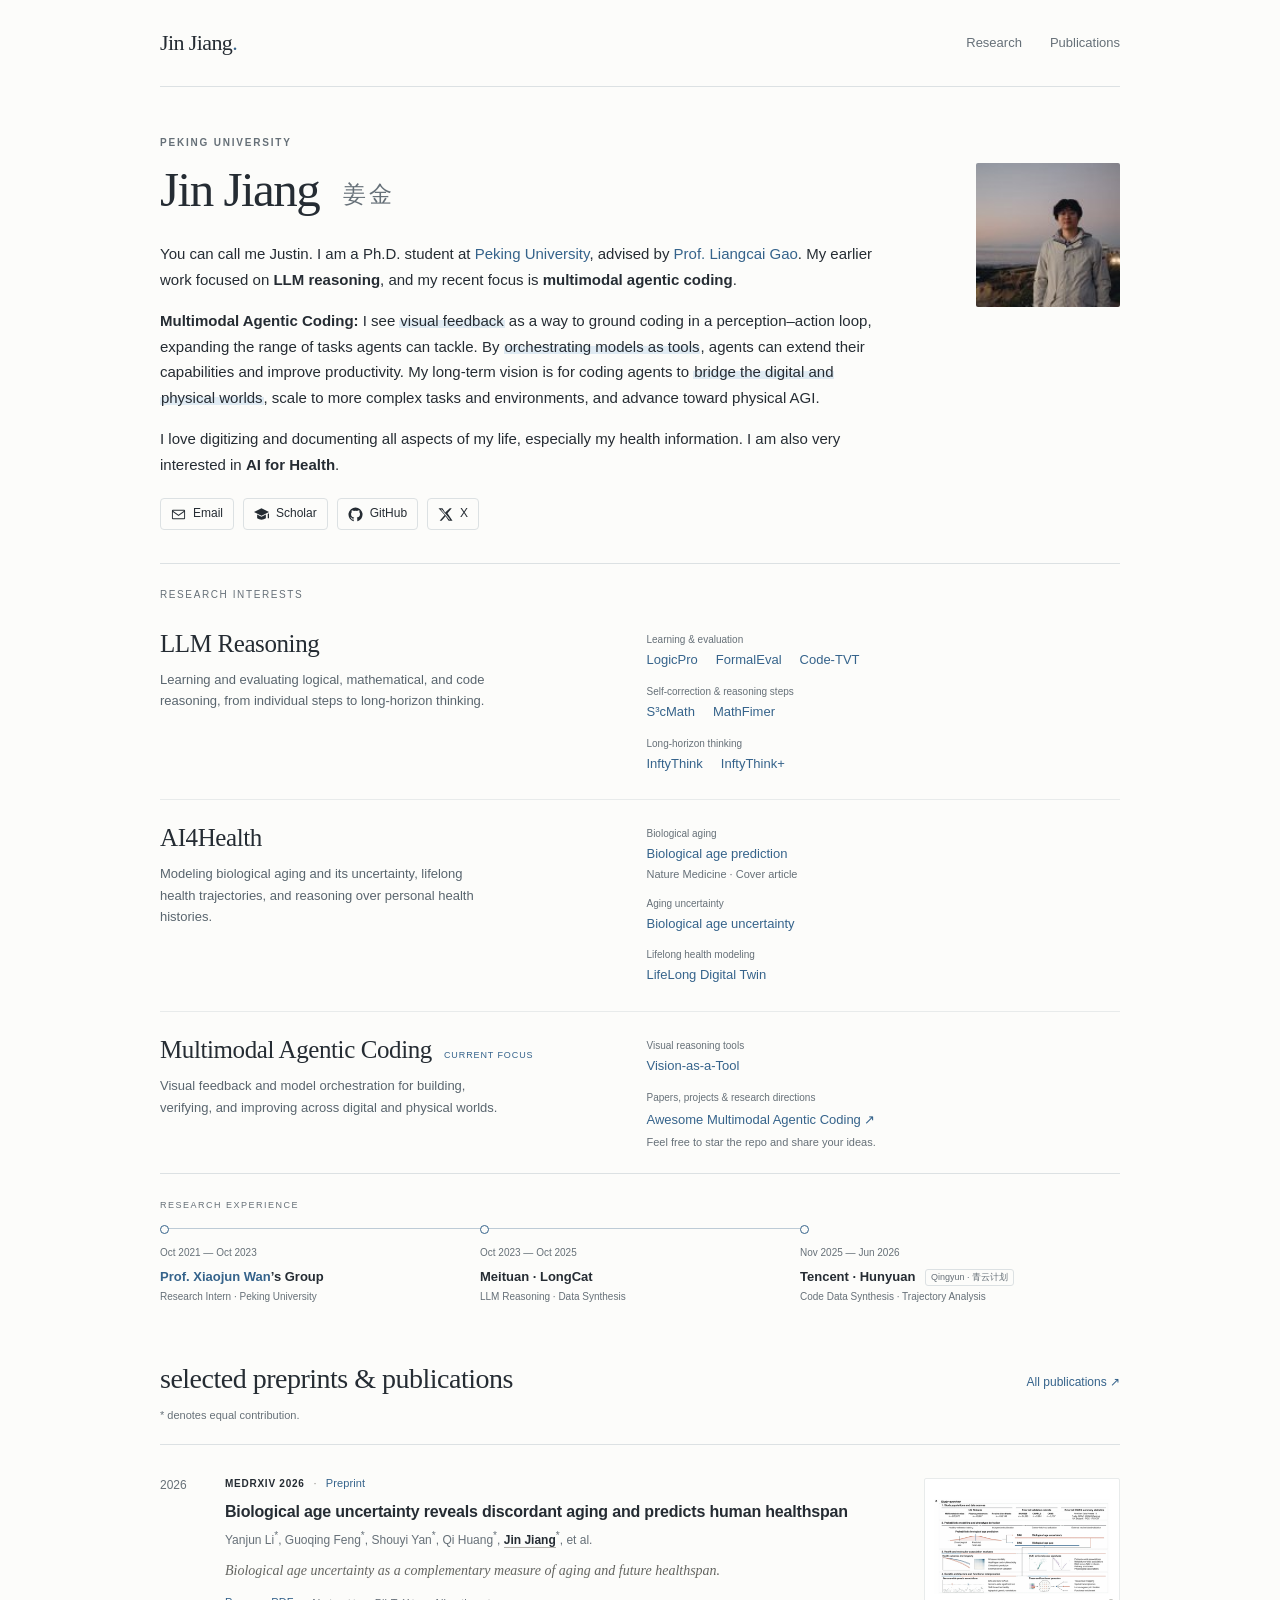
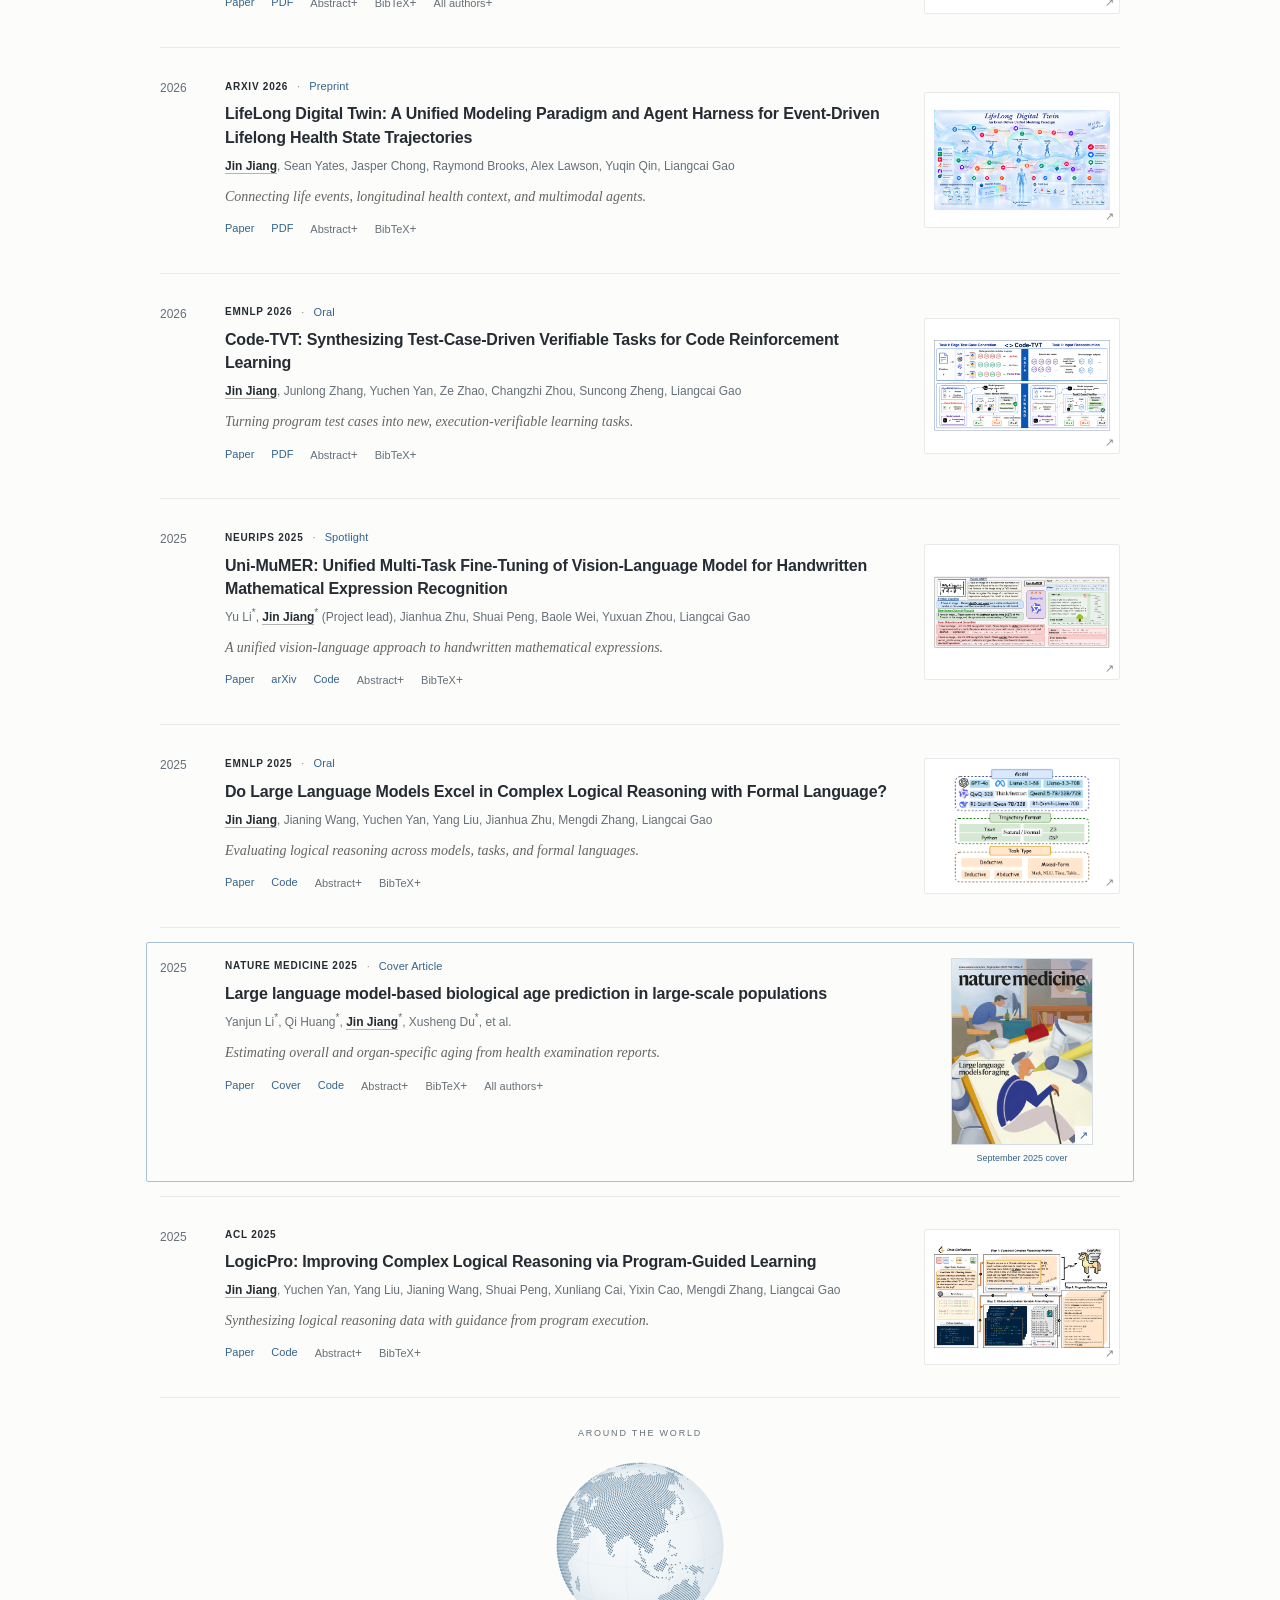
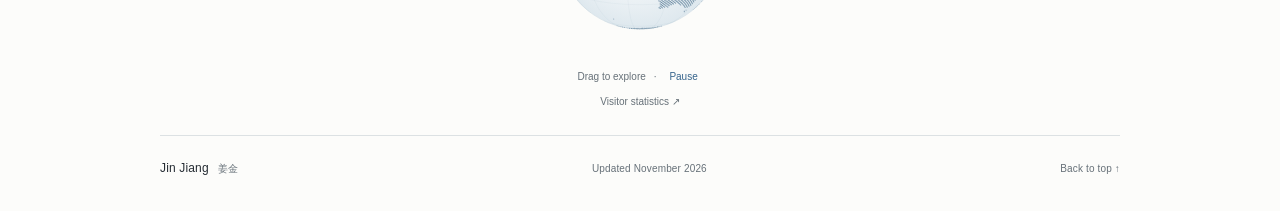
<file: docs/research-preview.html>
<!doctype html>
<html lang="en">
<head>
  <meta charset="utf-8">
  <meta name="viewport" content="width=device-width, initial-scale=1">
  <title>Jin Jiang | Peking University</title>
  <link rel="canonical" href="./">
  <script>location.replace("./" + location.search + location.hash);</script>
  <noscript><meta http-equiv="refresh" content="0; url=./"></noscript>
</head>
<body><p><a href="./">Jin Jiang — home</a></p></body>
</html>
</file>
<file: styles.css>
/* ================================================
   Academic Homepage — Julian Lage inspired
   Palette: deep ink / cream / muted gold accent
   Type:    Cormorant Garamond (display) + Inter (body)
   ================================================ */

:root {
  --ink:        #0e0d0b;   /* near-black, warm */
  --ink-2:      #18161312;
  --cream:      #f4ecdf;   /* warm off-white */
  --cream-2:    #e6dcc8;
  --gold:       #c9a66b;   /* muted accent */
  --gold-soft:  #b8935a;
  --text:       #1a1917;
  --muted:      #6d655b;
  --line:       #d9ceb8;
  --line-dark:  #2a2623;

  --maxw:       1280px;
  --pad-x:      clamp(20px, 5vw, 72px);
  --section-py: clamp(80px, 12vh, 160px);

  --f-display:  "Cormorant Garamond", "Noto Serif SC", Georgia, serif;
  --f-body:     "Inter", "Noto Serif SC", -apple-system, BlinkMacSystemFont, sans-serif;
}

/* =========== RESET =========== */
* { box-sizing: border-box; margin: 0; padding: 0; }
html { scroll-behavior: smooth; -webkit-font-smoothing: antialiased; }
body {
  font-family: var(--f-body);
  font-size: 16px;
  line-height: 1.65;
  color: var(--text);
  background: var(--cream);
  overflow-x: hidden;
}
a { color: inherit; text-decoration: none; }
img { max-width: 100%; display: block; }
button { font: inherit; cursor: pointer; background: none; border: none; color: inherit; }
ul { list-style: none; }

/* Chinese typography tuning */
html[data-lang="zh"] body { font-family: "Noto Serif SC", var(--f-body); letter-spacing: 0.02em; }
html[data-lang="zh"] .hero__title,
html[data-lang="zh"] .section__title { letter-spacing: 0.04em; }

/* =========== NAV =========== */
.nav {
  position: fixed;
  top: 0; left: 0; right: 0;
  z-index: 100;
  display: flex;
  align-items: center;
  justify-content: space-between;
  padding: 22px var(--pad-x);
  color: var(--cream);
  transition: background .4s ease, color .4s ease, padding .3s ease;
}
.nav.is-scrolled {
  background: rgba(14,13,11,.92);
  backdrop-filter: blur(12px);
  padding: 14px var(--pad-x);
  border-bottom: 1px solid rgba(255,255,255,.06);
}
.nav__brand {
  font-family: var(--f-display);
  font-weight: 500;
  font-size: 1.4rem;
  letter-spacing: 0.08em;
  font-style: italic;
}
.nav__links {
  display: flex;
  gap: clamp(18px, 3vw, 40px);
}
.nav__links a {
  font-size: 0.78rem;
  text-transform: uppercase;
  letter-spacing: 0.18em;
  font-weight: 500;
  opacity: 0.85;
  position: relative;
  padding: 4px 0;
  transition: opacity .25s;
}
.nav__links a::after {
  content: "";
  position: absolute;
  left: 0; bottom: -2px;
  height: 1px; width: 0;
  background: currentColor;
  transition: width .3s ease;
}
.nav__links a:hover { opacity: 1; }
.nav__links a:hover::after { width: 100%; }

.nav__lang { display: flex; align-items: center; gap: 6px; font-size: 0.78rem; letter-spacing: 0.12em; }
.lang-btn {
  padding: 4px 2px;
  opacity: 0.55;
  transition: opacity .25s;
  font-weight: 500;
}
.lang-btn.is-active { opacity: 1; border-bottom: 1px solid currentColor; }
.lang-btn:hover { opacity: 1; }
.lang-sep { opacity: 0.4; }

.nav__burger {
  display: none;
  flex-direction: column;
  gap: 5px;
  padding: 8px;
}
.nav__burger span {
  width: 22px; height: 1.5px;
  background: currentColor;
  transition: transform .3s;
}

/* =========== HERO =========== */
.hero {
  position: relative;
  min-height: 100vh;
  display: flex;
  align-items: center;
  padding: 0 var(--pad-x);
  color: var(--cream);
  background: var(--ink);
  overflow: hidden;
}
.hero__bg {
  position: absolute;
  inset: 0;
  background:
    radial-gradient(ellipse at 70% 40%, #2a2017 0%, transparent 60%),
    radial-gradient(ellipse at 20% 80%, #1b1410 0%, transparent 55%),
    linear-gradient(180deg, #0e0d0b 0%, #120f0c 100%);
}
.hero__bg::after {
  content: "";
  position: absolute;
  inset: 0;
  background-image:
    url("data:image/svg+xml;utf8,<svg xmlns='http://www.w3.org/2000/svg' width='200' height='200'><filter id='n'><feTurbulence type='fractalNoise' baseFrequency='0.9' numOctaves='2'/></filter><rect width='100%25' height='100%25' filter='url(%23n)' opacity='0.35'/></svg>");
  opacity: 0.08;
  mix-blend-mode: overlay;
  pointer-events: none;
}
.hero__overlay {
  position: absolute;
  inset: 0;
  background: linear-gradient(180deg, rgba(0,0,0,.25) 0%, transparent 30%, transparent 70%, rgba(0,0,0,.5) 100%);
}
.hero__inner {
  position: relative;
  z-index: 2;
  max-width: var(--maxw);
  margin: 0 auto;
  padding: 140px 0 100px;
  width: 100%;
}
.hero__kicker {
  font-size: 0.78rem;
  letter-spacing: 0.28em;
  text-transform: uppercase;
  color: var(--gold);
  margin-bottom: 28px;
  font-weight: 500;
}
.hero__title {
  font-family: var(--f-display);
  font-weight: 500;
  font-size: clamp(3.5rem, 11vw, 10rem);
  line-height: 0.95;
  letter-spacing: -0.01em;
  margin-bottom: 36px;
}
.hero__title span { display: inline-block; }
.hero__title--italic {
  font-style: italic;
  font-weight: 400;
  color: var(--cream-2);
  margin-left: 0.08em;
}
.hero__tagline {
  font-family: var(--f-display);
  font-size: clamp(1.15rem, 1.8vw, 1.5rem);
  font-style: italic;
  color: var(--cream-2);
  max-width: 620px;
  margin-bottom: 48px;
  line-height: 1.4;
}
.hero__cta { display: flex; gap: 16px; flex-wrap: wrap; }

.btn {
  display: inline-block;
  padding: 14px 28px;
  font-size: 0.78rem;
  letter-spacing: 0.22em;
  text-transform: uppercase;
  font-weight: 500;
  transition: all .3s ease;
  border: 1px solid currentColor;
}
.btn--ghost { color: var(--cream); }
.btn--ghost:hover { background: var(--cream); color: var(--ink); }
.btn--solid {
  background: var(--cream);
  color: var(--ink);
  border-color: var(--cream);
}
.btn--solid:hover { background: transparent; color: var(--cream); }

.hero__scroll {
  position: absolute;
  bottom: 32px;
  left: 50%;
  transform: translateX(-50%);
  z-index: 2;
  display: flex;
  flex-direction: column;
  align-items: center;
  gap: 10px;
  font-size: 0.7rem;
  letter-spacing: 0.3em;
  text-transform: uppercase;
  opacity: 0.6;
}
.hero__scroll-line {
  width: 1px; height: 40px;
  background: var(--cream);
  position: relative;
  overflow: hidden;
}
.hero__scroll-line::after {
  content: "";
  position: absolute;
  top: -100%;
  left: 0; right: 0;
  height: 100%;
  background: var(--gold);
  animation: scrollDrop 2s ease-in-out infinite;
}
@keyframes scrollDrop {
  0%   { top: -100%; }
  100% { top: 100%; }
}

/* =========== SECTIONS (shared) =========== */
.section {
  position: relative;
  max-width: var(--maxw);
  margin: 0 auto;
  padding: var(--section-py) var(--pad-x);
}
.section + .section { border-top: 1px solid var(--line); }

.section__header {
  display: flex;
  align-items: baseline;
  gap: 24px;
  margin-bottom: 72px;
  padding-bottom: 24px;
  border-bottom: 1px solid var(--line);
}
.section__index {
  font-family: var(--f-display);
  font-style: italic;
  font-size: 0.95rem;
  color: var(--gold-soft);
  letter-spacing: 0.1em;
}
.section__title {
  font-family: var(--f-display);
  font-weight: 500;
  font-size: clamp(2.4rem, 5vw, 4rem);
  letter-spacing: -0.01em;
  line-height: 1;
}

/* =========== ABOUT =========== */
.about__grid {
  display: grid;
  grid-template-columns: 1fr 1.4fr;
  gap: clamp(32px, 5vw, 80px);
  align-items: start;
}
.about__photo { position: sticky; top: 100px; }
.about__photo-frame {
  aspect-ratio: 3 / 4;
  background:
    linear-gradient(135deg, #3a2f24 0%, #6b5842 50%, #2a2218 100%);
  position: relative;
  overflow: hidden;
  border: 1px solid var(--line);
}
.about__photo-frame::after {
  content: "";
  position: absolute;
  inset: 0;
  background-image:
    url("data:image/svg+xml;utf8,<svg xmlns='http://www.w3.org/2000/svg' width='200' height='200'><filter id='n'><feTurbulence type='fractalNoise' baseFrequency='0.85' numOctaves='2'/></filter><rect width='100%25' height='100%25' filter='url(%23n)' opacity='0.5'/></svg>");
  opacity: 0.2;
  mix-blend-mode: overlay;
}
.about__body p + p { margin-top: 1.3em; }
.about__lead {
  font-family: var(--f-display);
  font-size: clamp(1.4rem, 2.2vw, 1.9rem);
  font-style: italic;
  line-height: 1.35;
  color: var(--ink);
  margin-bottom: 1.6em !important;
}
.about__meta {
  margin-top: 48px;
  padding-top: 32px;
  border-top: 1px solid var(--line);
  display: grid;
  grid-template-columns: repeat(2, 1fr);
  gap: 20px 40px;
}
.about__meta li { display: flex; flex-direction: column; gap: 4px; }
.about__meta-k {
  font-size: 0.7rem;
  text-transform: uppercase;
  letter-spacing: 0.2em;
  color: var(--muted);
}
.about__meta-v { font-size: 0.95rem; color: var(--ink); }
.about__meta-v a { border-bottom: 1px solid var(--gold); transition: color .2s; }
.about__meta-v a:hover { color: var(--gold-soft); }

/* =========== PUBLICATIONS =========== */
.pub-note, .pub-more {
  font-size: 0.85rem;
  color: var(--muted);
  font-style: italic;
  max-width: 780px;
}
.pub-note { margin-top: -40px; margin-bottom: 32px; }
.pub-more { margin-top: 36px; padding-top: 28px; border-top: 1px solid var(--line); }

.pub-list > li + li { border-top: 1px solid var(--line); }
.pub {
  display: grid;
  grid-template-columns: 120px 1fr;
  gap: 32px;
  padding: 36px 0;
  align-items: baseline;
  transition: background .3s;
}
.pub:hover { background: rgba(201,166,107,.05); }
.pub__year {
  font-family: var(--f-display);
  font-size: 1.5rem;
  font-style: italic;
  color: var(--gold-soft);
}
.pub__title {
  font-family: var(--f-display);
  font-weight: 500;
  font-size: clamp(1.2rem, 1.8vw, 1.5rem);
  line-height: 1.3;
  margin-bottom: 10px;
  color: var(--ink);
}
.pub__authors { font-size: 0.92rem; color: var(--text); margin-bottom: 4px; }
.pub__authors strong { color: var(--ink); font-weight: 600; }
.pub__venue { font-size: 0.9rem; color: var(--muted); margin-bottom: 10px; }
.pub__note {
  font-size: 0.85rem;
  color: var(--muted);
  font-style: italic;
  margin-bottom: 14px;
  padding-left: 12px;
  border-left: 2px solid var(--gold);
}
.pub__tag {
  display: inline-block;
  font-size: 0.65rem;
  font-style: normal;
  font-weight: 600;
  text-transform: uppercase;
  letter-spacing: 0.14em;
  padding: 2px 8px;
  margin: 0 2px;
  border: 1px solid currentColor;
  border-radius: 2px;
  vertical-align: 2px;
}
.pub__tag--oral { color: #a24a2a; }
.pub__tag--spot { color: var(--gold-soft); }

.pub__links { display: flex; flex-wrap: wrap; gap: 18px; margin-top: 4px; }
.pub__links a {
  font-size: 0.72rem;
  text-transform: uppercase;
  letter-spacing: 0.18em;
  color: var(--ink);
  border-bottom: 1px solid var(--line);
  padding-bottom: 2px;
  transition: color .2s, border-color .2s;
}
.pub__links a:hover { color: var(--gold-soft); border-color: var(--gold); }

/* =========== RESEARCH =========== */
.research-grid {
  display: grid;
  grid-template-columns: repeat(auto-fit, minmax(260px, 1fr));
  gap: 1px;
  background: var(--line);
  border: 1px solid var(--line);
}
.topic {
  background: var(--cream);
  padding: clamp(28px, 4vw, 48px);
  transition: background .3s;
}
.topic:hover { background: var(--cream-2); }
.topic__num {
  font-family: var(--f-display);
  font-style: italic;
  font-size: 1.1rem;
  color: var(--gold-soft);
  letter-spacing: 0.1em;
  margin-bottom: 20px;
}
.topic__title {
  font-family: var(--f-display);
  font-weight: 500;
  font-size: clamp(1.4rem, 2.2vw, 1.85rem);
  line-height: 1.2;
  margin-bottom: 16px;
  color: var(--ink);
}
.topic__desc { font-size: 0.95rem; color: var(--text); line-height: 1.7; }

/* =========== NEWS =========== */
.news-list {
  max-width: 780px;
}
.news-item {
  display: grid;
  grid-template-columns: 140px 1fr;
  gap: 28px;
  padding: 22px 0;
  align-items: baseline;
  border-top: 1px solid var(--line);
}
.news-item:last-child { border-bottom: 1px solid var(--line); }
.news-item__date {
  font-family: var(--f-display);
  font-style: italic;
  font-size: 1rem;
  color: var(--gold-soft);
  letter-spacing: 0.05em;
}
.news-item__text { font-size: 1rem; color: var(--ink); line-height: 1.6; }

/* =========== CONTACT =========== */
.section--contact {
  background: var(--ink);
  color: var(--cream);
  max-width: none;
  border-top: none;
  margin-top: 0;
  padding-left: var(--pad-x);
  padding-right: var(--pad-x);
}
.section--contact .section__header { border-bottom-color: var(--line-dark); }
.section--contact .section__title { color: var(--cream); }
.section--contact .section__index { color: var(--gold); }
.section--contact .section__header,
.section--contact .contact__inner { max-width: var(--maxw); margin-left: auto; margin-right: auto; }
.contact__lead {
  font-family: var(--f-display);
  font-style: italic;
  font-size: clamp(1.5rem, 3vw, 2.4rem);
  line-height: 1.3;
  max-width: 720px;
  margin-bottom: 56px;
  color: var(--cream-2);
}
.contact__email {
  font-family: var(--f-display);
  font-size: clamp(2rem, 5vw, 3.6rem);
  font-weight: 500;
  margin-bottom: 64px;
  letter-spacing: -0.01em;
}
.contact__email a {
  border-bottom: 1px solid var(--gold);
  padding-bottom: 6px;
  transition: color .3s;
}
.contact__email a:hover { color: var(--gold); }
.contact__links {
  display: flex;
  flex-wrap: wrap;
  gap: 32px;
}
.contact__links a {
  font-size: 0.78rem;
  text-transform: uppercase;
  letter-spacing: 0.22em;
  color: var(--cream);
  opacity: 0.75;
  border-bottom: 1px solid transparent;
  padding-bottom: 3px;
  transition: opacity .2s, border-color .2s;
}
.contact__links a:hover { opacity: 1; border-color: var(--gold); }

/* =========== FOOTER =========== */
.footer {
  background: var(--ink);
  color: var(--cream);
  padding: 32px var(--pad-x);
  border-top: 1px solid var(--line-dark);
  font-size: 0.8rem;
  letter-spacing: 0.12em;
}
.footer__row {
  max-width: var(--maxw);
  margin: 0 auto;
  display: flex;
  justify-content: space-between;
  align-items: center;
  opacity: 0.7;
}
.footer a:hover { opacity: 1; color: var(--gold); }

/* =========== REVEAL ANIMATION =========== */
.reveal { opacity: 0; transform: translateY(30px); transition: opacity .9s ease, transform .9s cubic-bezier(.2,.7,.3,1); }
.reveal.is-visible { opacity: 1; transform: none; }

/* =========== RESPONSIVE =========== */
@media (max-width: 900px) {
  .about__grid { grid-template-columns: 1fr; }
  .about__photo { position: static; max-width: 360px; }
  .about__meta { grid-template-columns: 1fr; }
  .pub { grid-template-columns: 1fr; gap: 8px; }
  .news-item { grid-template-columns: 1fr; gap: 4px; }
}
@media (max-width: 720px) {
  .nav__links {
    display: none;
    position: fixed;
    top: 62px; left: 0; right: 0;
    background: rgba(14,13,11,.96);
    backdrop-filter: blur(12px);
    flex-direction: column;
    gap: 0;
    padding: 24px var(--pad-x);
    border-top: 1px solid rgba(255,255,255,.08);
  }
  .nav__links.is-open { display: flex; }
  .nav__links a { padding: 14px 0; font-size: 0.9rem; border-bottom: 1px solid rgba(255,255,255,.06); }
  .nav__burger { display: flex; }
  .hero__inner { padding: 120px 0 80px; }
  .hero__cta .btn { padding: 12px 20px; font-size: 0.72rem; }
  .section__header { flex-direction: column; gap: 8px; align-items: flex-start; }
  .pub__year { font-size: 1.1rem; }
}
</file>
<file: docs/assets/style.css>
:root {
  --paper: #fcfcfa;
  --ink: #252c33;
  --muted: #667078;
  --accent: #35638b;
  --accent-hover: #204462;
  --rule: #dce1e3;
  --light-rule: #e8ebeb;
  --serif: "Iowan Old Style", "Palatino Linotype", "Book Antiqua", Georgia, serif;
  --sans: -apple-system, BlinkMacSystemFont, "Segoe UI", Helvetica, Arial, sans-serif;
}
* { box-sizing: border-box; }
html { scroll-behavior: smooth; scroll-padding-top: 30px; }
body {
  margin: 0;
  color: var(--ink);
  background: var(--paper);
  font-family: var(--sans);
  font-size: 15px;
  line-height: 1.7;
  -webkit-font-smoothing: antialiased;
}
::selection { background: #dae7f0; }
a { color: var(--accent); text-decoration: none; text-underline-offset: 4px; }
a:hover { color: var(--accent-hover); text-decoration: underline; }
a:focus-visible, button:focus-visible, summary:focus-visible, canvas:focus-visible {
  outline: 2px solid var(--accent);
  outline-offset: 5px;
  border-radius: 1px;
}
button, summary { -webkit-tap-highlight-color: transparent; }
button { font: inherit; }
p { margin: 0 0 16px; }
strong { font-weight: 600; }
.vision-highlight {
  color: inherit;
  font-weight: 400;
  background: linear-gradient(transparent 48%, #e0ebf3 48%, #e0ebf3 94%, transparent 94%);
  padding: 0 .06em;
  -webkit-box-decoration-break: clone;
  box-decoration-break: clone;
}
.page-shell { max-width: 1040px; margin: 0 auto; padding: 0 40px; }
.site-header {
  min-height: 87px;
  display: flex;
  align-items: center;
  justify-content: space-between;
  border-bottom: 1px solid var(--rule);
}
.wordmark { color: var(--ink); font-family: var(--serif); font-size: 22px; letter-spacing: -.6px; }
.wordmark span { color: var(--accent); }
.wordmark:hover { text-decoration: none; }
.site-header nav { display: flex; gap: 28px; align-items: center; font-size: 13px; }
.site-header nav a { color: var(--muted); padding: 7px 0; }
.site-header nav a:hover, .site-header nav a[aria-current] { color: var(--ink); }
.site-header nav a[aria-current] { text-decoration: underline; text-decoration-color: var(--accent); text-underline-offset: 9px; }
.site-header nav span { font-size: 11px; }
.intro { display: grid; grid-template-columns: minmax(0, 1fr) 144px; gap: 31px 58px; padding: 47px 0 33px; }
.eyebrow { margin-bottom: 11px; color: var(--muted); text-transform: uppercase; letter-spacing: 1.8px; font-size: 10px; font-weight: 600; }
h1, h2, h3 { margin: 0; }
h1 { font: 400 49px/1.13 var(--serif); letter-spacing: -1.5px; margin-bottom: 24px; }
.chinese-name { font-family: "Songti SC", "Noto Serif CJK SC", serif; font-size: 23px; margin-left: 13px; color: var(--muted); letter-spacing: 3px; vertical-align: 4px; white-space: nowrap; }
.intro-copy > p:not(.eyebrow) { max-width: 720px; }
.social-links { display: flex; align-items: center; flex-wrap: wrap; gap: 9px; margin-top: 21px; font-size: 12px; }
.social-tag { display: inline-flex; align-items: center; gap: 7px; padding: 4px 10px; border: 1px solid var(--rule); border-radius: 4px; color: var(--ink); line-height: 1.8; white-space: nowrap; transition: background .15s, border-color .15s; }
.social-tag:hover { background: #eef3f6; border-color: #a9bccb; text-decoration: none; color: var(--accent); }
.social-tag svg { flex-shrink: 0; }
.portrait { margin: 29px 0 0; text-align: left; }
.portrait img { width: 144px; height: 144px; display: block; object-fit: cover; border-radius: 2px; }
.experience-strip { border-top: 1px solid var(--rule); padding: 24px 0 32px; margin-bottom: 24px; }
.experience-strip > .eyebrow { font-size: 9px; font-weight: 500; letter-spacing: 1.5px; margin-bottom: 14px; }
.experience-track { display: grid; grid-template-columns: repeat(3, minmax(0, 1fr)); list-style: none; margin: 0; padding: 0; }
.experience-track li { position: relative; padding: 16px 18px 0 0; }
.experience-track li::before { content: ""; position: absolute; top: 0; left: 0; right: 0; border-top: 1px solid #bdcbd6; }
.experience-track li:last-child::before { display: none; }
.experience-track li::after { content: ""; position: absolute; width: 7px; height: 7px; top: -3px; left: 0; border: 1px solid var(--accent); border-radius: 50%; background: var(--paper); }
.experience-period { font-size: 10px; color: var(--muted); margin: 0 0 6px; font-variant-numeric: tabular-nums; }
.experience-track h3 { font-size: 13px; font-weight: 600; line-height: 1.5; margin: 0 0 3px; }
.experience-program { display: inline-block; margin-left: 6px; padding: 1px 5px; border: 1px solid var(--rule); border-radius: 3px; color: var(--muted); font-size: 9px; font-weight: 400; line-height: 1.5; vertical-align: 1px; white-space: nowrap; }
.experience-role { font-size: 10px; line-height: 1.6; color: var(--muted); margin: 0; }
.research { display: grid; grid-template-columns: 1.18fr 1fr 1fr; border-top: 1px solid var(--rule); padding: 27px 0 34px; margin-bottom: 0; }
.research-area { min-width: 0; padding: 0 24px; border-left: 1px solid var(--rule); }
.research-area:first-child { padding-left: 0; border: 0; }
.research-area:last-child { padding-right: 0; }
.research-area .eyebrow { font-size: 9px; font-weight: 500; letter-spacing: 1.5px; margin-bottom: 8px; }
.research-area h2 { font: 500 24px/1.13 var(--serif); letter-spacing: -.35px; margin-bottom: 12px; }
.research-area > p:last-child { font: 15px/1.55 var(--serif); margin: 0; color: #535e67; }
.research-area a { text-decoration-thickness: 1px; }
.section-heading { border-bottom: 1px solid var(--rule); padding-bottom: 20px; display: flex; align-items: flex-start; justify-content: space-between; gap: 20px; }
.section-heading h2 { font: 400 28px/1.3 var(--serif); letter-spacing: -.5px; }
.contribution-note { font-size: 11px; color: var(--muted); margin: 8px 0 0; }
.all-publications { font-size: 12px; margin-top: 11px; white-space: nowrap; }
.paper { display: grid; grid-template-columns: 42px minmax(0, 1fr) 196px; column-gap: 23px; padding: 30px 0; border-bottom: 1px solid var(--light-rule); }
.paper-year { font-variant-numeric: tabular-nums; font-size: 12px; color: var(--muted); line-height: 1.5; padding-top: 1px; }
.paper-content { min-width: 0; }
.paper-meta { display: flex; align-items: center; flex-wrap: wrap; gap: 9px; margin-bottom: 7px; font-size: 10px; line-height: 1.6; letter-spacing: .75px; text-transform: uppercase; }
.paper-meta > span:first-child { font-weight: 650; }
.paper-status { color: var(--accent); text-transform: none; letter-spacing: .1px; font-size: 11px; }
.paper-status::before { content: "·"; margin-right: 9px; color: #8f8d88; }
.paper-outlined { position: relative; }
.paper-outlined::before { content: ""; position: absolute; inset: 14px -14px; border: 1px solid #aac2d5; border-radius: 2px; pointer-events: none; }
.paper h3 { font-size: 16px; font-weight: 600; line-height: 1.45; letter-spacing: -.18px; margin: 0 0 8px; }
.paper h3 a { color: var(--ink); }
.paper h3 a:hover { color: var(--accent); }
.authors { color: var(--muted); font-size: 12px; line-height: 1.65; margin-bottom: 9px; }
.author-with-role { white-space: nowrap; }
.authors strong, .full-authors strong { color: var(--ink); font-weight: 650; border-bottom: 1px solid #b6b4ae; }
sup { font-size: .85em; line-height: 0; }
.paper-summary { font-family: var(--serif); font-style: italic; font-size: 14px; line-height: 1.6; color: #646561; margin-bottom: 9px; }
.paper-tools { display: flex; flex-wrap: wrap; gap: 4px 17px; align-items: flex-start; font-size: 11px; line-height: 1.8; }
.paper-tools > a { padding: 2px 0; }
.paper-detail { color: var(--muted); }
.paper-detail summary { list-style: none; cursor: pointer; padding: 2px 0; color: var(--muted); width: fit-content; }
.paper-detail summary::-webkit-details-marker { display: none; }
.paper-detail summary:hover { color: var(--accent); }
.paper-detail summary span { display: inline-block; font-size: 12px; }
.paper-detail[open] { flex-basis: 100%; }
.paper-detail[open] summary { color: var(--accent); margin-bottom: 9px; }
.paper-detail[open] summary span { transform: rotate(45deg); }
.detail-body { background: #f0f3f5; border-left: 2px solid #9cb5c7; padding: 13px 16px; font-size: 13px; line-height: 1.65; margin-bottom: 8px; }
.detail-body p { margin: 0; }
.detail-body pre { white-space: pre-wrap; overflow-wrap: anywhere; word-break: break-word; margin: 0; font-size: 11px; line-height: 1.65; }
.copy-button { display: block; margin: 0 0 10px; border: 1px solid #cac6bc; color: var(--ink); background: transparent; padding: 5px 9px; cursor: pointer; font-size: 11px; border-radius: 2px; }
.copy-button[hidden] { display: none; }
.copy-button:hover { border-color: var(--accent); color: var(--accent); }
.paper-figure { position: relative; display: flex; align-items: center; justify-content: center; align-self: center; min-height: 118px; padding: 9px; background: #fff; border: 1px solid var(--light-rule); border-radius: 2px; transition: border-color .15s ease; }
.paper-figure:hover { border-color: #9cb5c7; }
.paper-figure img { width: 100%; height: 116px; object-fit: contain; display: block; }
.cover-feature { margin: 0; align-self: center; justify-self: center; width: 142px; }
.paper-cover { min-height: 0; padding: 0; border-color: #d6dee3; border-radius: 0; }
.cover-feature .paper-cover img { width: 100%; height: auto; }
.cover-feature figcaption { text-align: center; font-size: 9px; margin-top: 7px; line-height: 1.5; }
.paper-cover .figure-expand { background: #fcfcfa; padding: 0 4px; bottom: 0; right: 0; color: var(--accent); }
.figure-expand { position: absolute; bottom: 1px; right: 5px; font-size: 11px; color: #8b8b82; }
.world-section { padding: 28px 0 25px; border-bottom: 1px solid var(--rule); display: flex; flex-direction: column; align-items: center; }
.world-section > .eyebrow { font-size: 9px; font-weight: 500; margin: 0 0 5px; }
.globe-shell { width: 200px; height: 200px; position: relative; }
.globe-shell canvas, .globe-fallback { width: 100%; height: 100%; display: block; }
.globe-shell canvas { position: absolute; inset: 0; cursor: grab; touch-action: pan-y; border-radius: 50%; }
.globe-shell canvas.dragging { cursor: grabbing; }
.globe-shell [hidden], .globe-controls[hidden] { display: none; }
.globe-controls { display: flex; align-items: center; gap: 8px; color: var(--muted); font-size: 10px; }
.globe-controls button { border: 0; padding: 5px 1px; background: none; color: var(--accent); cursor: pointer; font-size: 10px; min-width: 38px; }
.globe-controls button:hover { text-decoration: underline; text-underline-offset: 3px; }
.site-footer { padding: 22px 0 32px; display: flex; align-items: center; justify-content: space-between; color: var(--muted); font-size: 10px; letter-spacing: .15px; gap: 15px; }
.site-footer > span:first-child { color: var(--ink); font-size: 12px; }
.site-footer > span:first-child span { margin-left: 6px; color: var(--muted); font-size: 10px; }
.site-footer a { color: var(--muted); }
.skip-link { position: fixed; top: -80px; left: 20px; padding: 10px 15px; background: var(--ink); color: white; z-index: 10; }
.skip-link:focus { top: 12px; }
.sr-only { position: absolute; width: 1px; height: 1px; margin: -1px; padding: 0; overflow: hidden; clip-path: inset(50%); white-space: nowrap; }
@media (min-width: 1500px) { .page-shell { max-width: 1100px; } .intro { column-gap: 80px; } }
@media (max-width: 800px) {
  .page-shell { padding: 0 28px; }
  .intro { gap: 30px; grid-template-columns: minmax(0,1fr) 128px; padding: 42px 0 42px; }
  .portrait img { width: 128px; height: 128px; }
  .paper { grid-template-columns: 36px minmax(0,1fr) 150px; gap: 16px; }
  .paper-figure img { height: 100px; }
  .section-heading h2 { font-size: 25px; }
  .research-area { padding: 0 17px; }
  .research-area h2 { font-size: 22px; }
  .research-area > p:last-child { font-size: 14px; }
  .experience-track li { padding-right: 15px; }
  .experience-track h3 { font-size: 12px; }
}
@media (max-width: 600px) {
  body { font-size: 14px; line-height: 1.75; }
  .page-shell { padding: 0 22px; }
  .site-header { min-height: 72px; }
  .site-header nav { gap: 18px; font-size: 12px; }
  .wordmark { font-size: 20px; }
  .intro { display: block; position: relative; padding-top: 35px; padding-bottom: 38px; }
  .intro .eyebrow { padding-right: 91px; font-size: 9px; letter-spacing: 1.35px; }
  h1 { font-size: 39px; letter-spacing: -1.3px; }
  .intro h1 { margin-bottom: 36px; padding-right: 83px; }
  .chinese-name { display: block; font-size: 16px; margin-left: 1px; margin-top: 7px; letter-spacing: 3px; }
  .portrait { position: absolute; top: 36px; right: 0; margin: 0; }
  .portrait img { width: 82px; height: 82px; }
  .social-links { gap: 8px; font-size: 12px; margin-top: 22px; }
  .social-tag { min-height: 36px; padding: 4px 9px; gap: 6px; }
  .experience-strip { padding: 24px 0 30px; margin-bottom: 20px; }
  .experience-strip > .eyebrow { margin-bottom: 17px; }
  .experience-track { display: block; }
  .experience-track li { padding: 0 0 23px 20px; }
  .experience-track li:last-child { padding-bottom: 0; }
  .experience-track li::before { top: 6px; bottom: -6px; right: auto; left: 3px; border-top: 0; border-left: 1px solid #bdcbd6; }
  .experience-track li::after { top: 5px; }
  .experience-period { margin-bottom: 3px; }
  .experience-track h3 { font-size: 14px; margin-bottom: 1px; }
  .experience-role { font-size: 11px; }
  .research { display: block; padding: 24px 0 28px; margin-bottom: 0; }
  .research-area, .research-area:first-child, .research-area:last-child { padding: 0 0 22px; border: 0; }
  .research-area + .research-area { border-top: 1px solid var(--light-rule); padding-top: 22px; }
  .research-area:last-child { padding-bottom: 0; }
  .research-area h2 { font-size: 25px; margin-bottom: 9px; }
  .research-area > p:last-child { font-size: 15px; }
  .desktop-break { display: none; }
  .section-heading { display: block; padding-bottom: 18px; }
  .section-heading h2 { font-size: 26px; max-width: 340px; }
  .all-publications { display: inline-block; margin-top: 12px; }
  .paper { grid-template-columns: minmax(0,1fr) 88px; gap: 10px 14px; padding: 25px 0; }
  .paper-year { display: none; }
  .paper-content { grid-column: 1 / -1; }
  .paper-meta { font-size: 10px; margin-bottom: 8px; }
  .paper h3 { font-size: 16px; padding-right: 0; }
  .authors { font-size: 12px; }
  .paper-summary { font-size: 14px; }
  .paper-figure { grid-column: 1 / -1; width: 165px; min-height: 82px; justify-self: start; padding: 7px; margin-top: 6px; }
  .paper-figure img { height: 83px; }
  .paper-outlined::before { inset: 12px -11px; }
  .cover-feature { grid-column: 1 / -1; justify-self: start; width: 138px; margin: 7px 0 0; }
  .paper-cover { width: 138px; padding: 0; margin: 0; }
  .paper-cover img { height: auto; }
  .paper-tools { gap: 4px 19px; font-size: 12px; }
  .paper-tools > a, .paper-detail summary { min-height: 34px; padding: 6px 0; }
  .site-footer { flex-wrap: wrap; font-size: 10px; padding-bottom: 27px; }
  .site-footer > span:nth-child(2) { margin-left: auto; }
  .site-footer a { flex-basis: 100%; }
  .globe-controls button { min-height: 36px; }
}
@media (max-width: 360px) {
  .page-shell { padding: 0 17px; }
  .site-header nav { gap: 13px; font-size: 11px; }
  .wordmark { font-size: 18px; }
  .social-links { gap: 6px; font-size: 11px; }
  .social-tag { padding: 4px 8px; gap: 5px; }
  .intro h1 { font-size: 35px; }
}
@media (prefers-reduced-motion: reduce) {
  html { scroll-behavior: auto; }
  * { transition: none !important; }
}
@media print {
  body { background: #fff; color: #000; font-size: 10pt; }
  .page-shell { max-width: none; padding: 0; }
  .site-header, .site-footer a, .copy-button, .skip-link, .world-section { display: none; }
  .intro { padding: 10px 0 25px; }
  .paper { break-inside: avoid; padding: 18px 0; }
  .paper-figure { width: 150px; }
  .paper-detail:not([open]) { display: none; }
  .site-footer { margin-top: 15px; }
}

/* The official visitor globe replaces the local preview only after a valid response. */
.globe-display { width: 200px; height: 217px; position: relative; }
.globe-display > [hidden] { display: none; }
.visitor-globe { position: absolute; inset: 0; width: 200px; visibility: hidden; }
.world-section[data-visitor-state="ready"] .visitor-globe { visibility: visible; }
.visitor-globe #mmvst_a { display: block; width: 200px; border-radius: 50%; }
.visitor-globe #tooltiper { max-width: 196px; white-space: normal; }
.visitor-controls[hidden] { display: none; }
.visitor-controls button { border: 0; min-width: 38px; padding: 5px 1px; background: none; color: var(--accent); cursor: pointer; font-size: 10px; }
.visitor-controls button:hover { text-decoration: underline; text-underline-offset: 3px; }
.visitor-stats-link { margin-top: 3px; color: var(--muted); font-size: 10px; }
@media (max-width: 600px) { .visitor-controls button { min-height: 36px; } }
</file>
<file: docs/assets/research.css>
.research-experiment { border-top: 1px solid var(--rule); margin-bottom: 0; }
.research-preview-heading { display: flex; align-items: baseline; justify-content: space-between; gap: 20px; padding: 23px 0 4px; }
.research-preview-heading h2 { font: 500 10px/1.5 var(--sans); text-transform: uppercase; letter-spacing: 1.6px; color: var(--muted); }
.research-row { display: grid; grid-template-columns: minmax(0, 1fr) minmax(0, 1.1fr); gap: 56px; padding: 23px 0; }
.research-row + .research-row { border-top: 1px solid var(--light-rule); }
.research-overview { min-width: 0; }
.research-overview h3 { font: 500 25px/1.2 var(--serif); letter-spacing: -.4px; margin: 0 0 10px; }
.research-overview > p { margin: 0; color: #59656e; font-size: 13px; line-height: 1.65; max-width: 47ch; }
.research-name { display: flex; flex-wrap: wrap; align-items: baseline; gap: 5px 12px; margin-bottom: 10px; }
.research-name h3 { margin: 0; }
.research-current { color: var(--accent); font-size: 9px; text-transform: uppercase; letter-spacing: .9px; white-space: nowrap; }
.research-works { margin: 0; display: grid; gap: 11px; align-content: start; padding-top: 3px; }
.research-works dt { color: var(--muted); font-size: 10px; line-height: 1.5; margin-bottom: 1px; }
.research-works dd { display: flex; flex-wrap: wrap; align-items: baseline; gap: 0 18px; margin: 0; }
.research-works a { display: inline-block; font-size: 13px; line-height: 1.6; padding: 2px 0; }
.research-works a:focus-visible { outline-offset: 3px; }
.research-works .research-single-work a { display: block; }
.research-work-note { display: block; color: var(--muted); font-size: 11px; line-height: 1.5; margin-top: 1px; }
@media (max-width: 800px) {
  .research-row { grid-template-columns: minmax(0, 1fr) minmax(0, 1.05fr); gap: 30px; }
  .research-overview h3 { font-size: 23px; }
  .research-works dd { column-gap: 14px; }
}
@media (max-width: 600px) {
  .research-experiment { margin-bottom: 0; }
  .research-preview-heading { align-items: flex-start; gap: 16px; padding-top: 22px; }
  .research-preview-heading h2 { font-size: 9px; }
  .research-row { display: block; padding: 23px 0; }
  .research-overview h3 { font-size: 25px; }
  .research-overview > p { font-size: 13px; max-width: none; }
  .research-works { margin-top: 16px; padding: 0 0 0 14px; border-left: 1px solid #c9d8e3; gap: 10px; }
  .research-works dt { font-size: 10px; }
  .research-works a { min-height: 32px; display: inline-flex; align-items: center; flex-wrap: wrap; gap: 5px; padding: 3px 0; }
}
</file>
